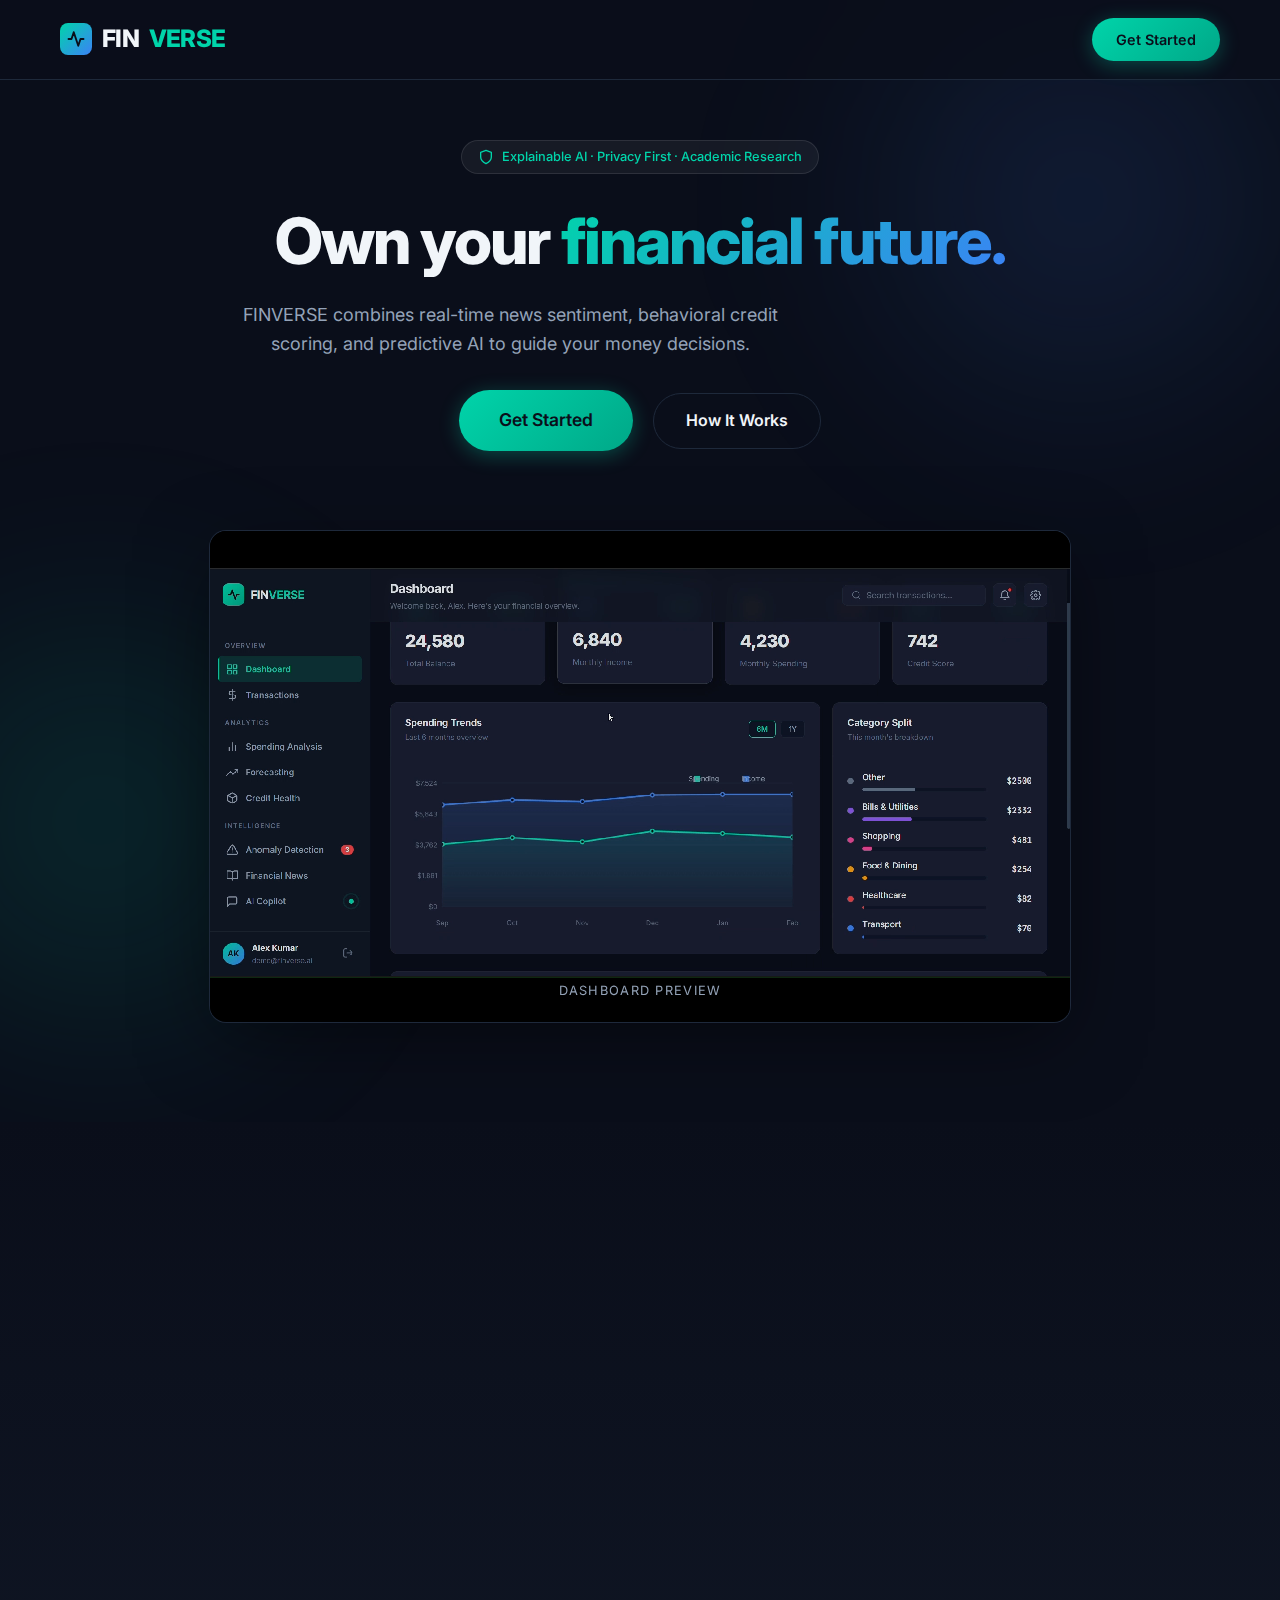
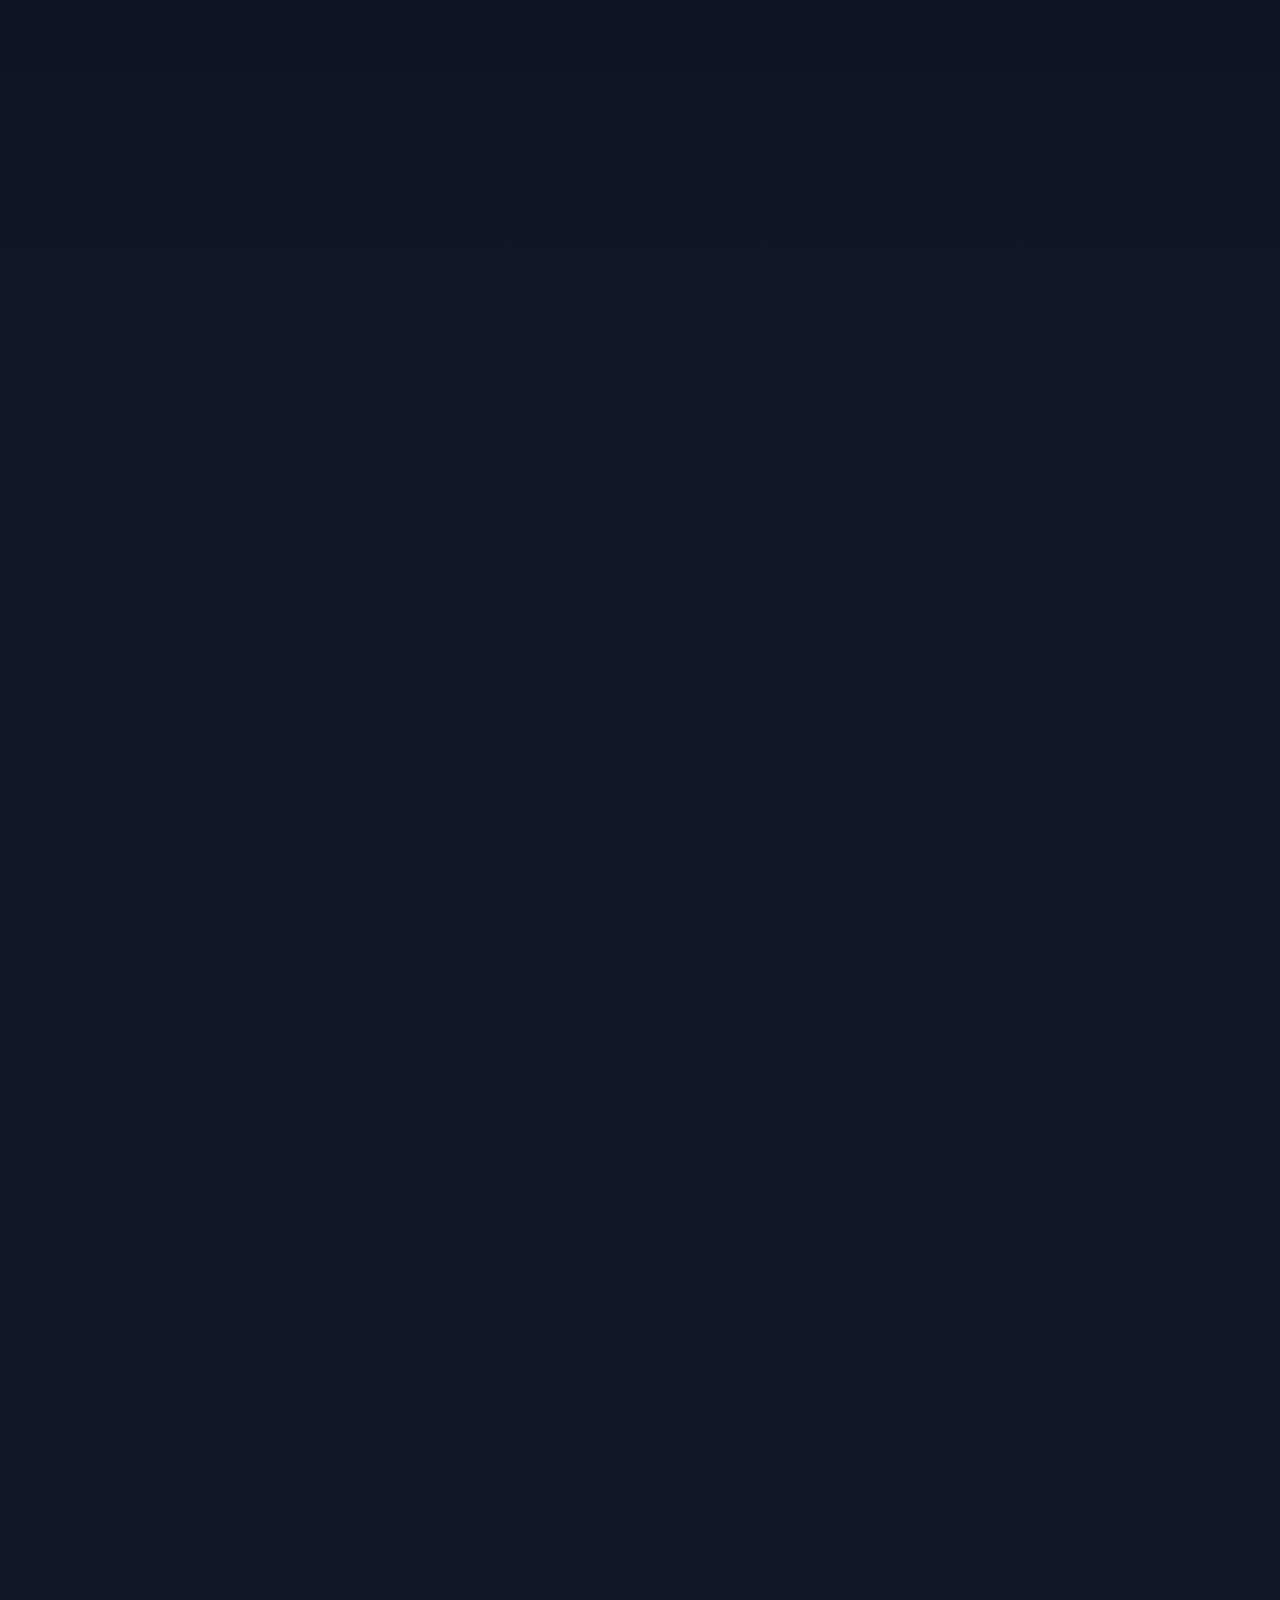
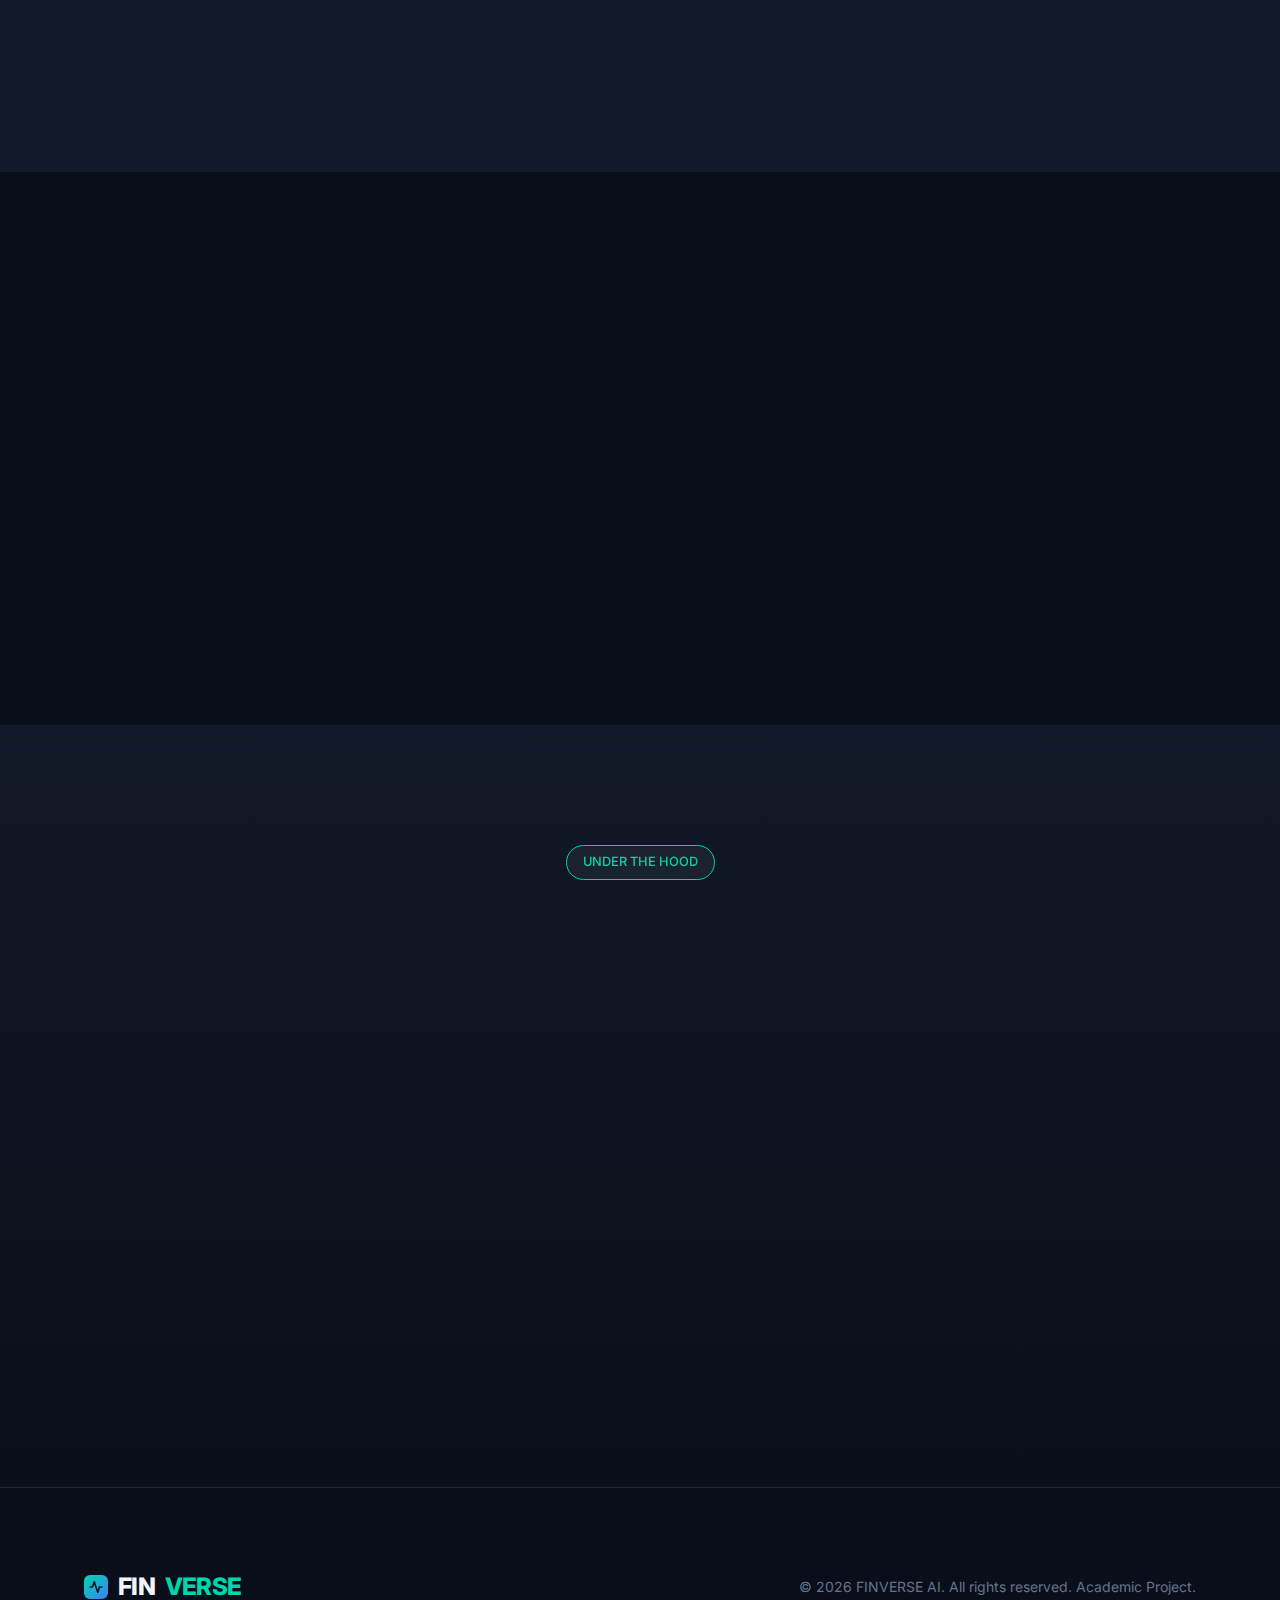
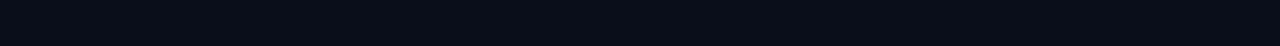
<file: index.html>
<!DOCTYPE html>
<html lang="en">

<head>
  <meta charset="UTF-8">
  <meta name="viewport" content="width=device-width, initial-scale=1.0">
  <title>FINVERSE - Own Your Financial Future</title>
  <meta name="description"
    content="AI-powered financial intelligence. Combine real-time news sentiment, behavioral credit scoring, and predictive AI to guide your money decisions.">
  <link rel="stylesheet" href="css/landing.css">
  <link rel="icon"
    href="data:image/svg+xml,<svg xmlns='http://www.w3.org/2000/svg' viewBox='0 0 100 100'><rect width='100' height='100' rx='20' fill='%2300d4aa'/><text x='50' y='68' text-anchor='middle' fill='%230a0e1a' font-family='sans-serif' font-size='55' font-weight='bold'>F</text></svg>">
</head>

<body>

  <!-- Header -->
  <header class="header" id="header">
    <div class="container nav">
      <a href="#" class="logo">
        <div class="logo-icon">
          <svg viewBox="0 0 24 24" fill="none" stroke="currentColor" stroke-width="2.5" stroke-linecap="round"
            stroke-linejoin="round">
            <polyline points="22 12 18 12 15 21 9 3 6 12 2 12"></polyline>
          </svg>
        </div>
        FIN<span style="color:var(--accent-primary)">VERSE</span>
      </a>
      <a href="app.html" class="btn btn-primary nav-cta">Get Started</a>
    </div>
  </header>

  <!-- Hero Section -->
  <section class="hero">
    <div class="hero-glow glow-1"></div>
    <div class="hero-glow glow-2"></div>

    <div class="container hero-content">
      <div class="trust-badge animate-on-scroll">
        <svg xmlns="http://www.w3.org/2000/svg" width="16" height="16" viewBox="0 0 24 24" fill="none"
          stroke="currentColor" stroke-width="2" stroke-linecap="round" stroke-linejoin="round">
          <path d="M12 22s8-4 8-10V5l-8-3-8 3v7c0 6 8 10 8 10z"></path>
        </svg>
        Explainable AI · Privacy First · Academic Research
      </div>

      <h1 class="h1 hero-headline animate-on-scroll delay-100">Own your <span class="gradient-text-accent">financial
          future.</span></h1>
      <p class="subhead animate-on-scroll delay-200">FINVERSE combines real-time news sentiment, behavioral credit
        scoring, and predictive AI to guide your money decisions.</p>

      <div class="animate-on-scroll delay-300" style="margin-top: 32px;">
        <a href="app.html" class="btn btn-primary" style="padding: 16px 40px; font-size: 1.1rem;">Get Started</a>
        <a href="#how-it-works" class="btn btn-outline" style="margin-left: 16px;">How It Works</a>
      </div>

      <!-- Abstract Visual (Dashboard Preview) -->
      <div class="hero-visual animate-on-scroll delay-300" style="padding: 0; overflow: hidden; background: #000;">
        <video autoplay loop muted playsinline style="width: 100%; height: 100%; object-fit: cover; opacity: 0.9;">
          <source src="assets/demo-video.mp4" type="video/mp4">
          Your browser does not support the video tag.
        </video>
        <div
          style="position:absolute; bottom:20px; width:100%; text-align:center; color:var(--text-secondary); font-size:0.8rem; letter-spacing:0.1em; z-index: 2;">
          DASHBOARD PREVIEW</div>
      </div>
    </div>
  </section>

  <!-- Value Proposition -->
  <section class="value-prop">
    <div class="container">
      <p class="text-sm animate-on-scroll"
        style="text-transform: uppercase; letter-spacing: 0.1em; color: var(--accent-primary); margin-bottom: 16px; font-weight: 700;">
        The Problem</p>
      <h2 class="h2 animate-on-scroll" style="max-width: 700px; margin: 0 auto; color: var(--text-secondary);">
        Fragmented news. Invisible credit. <span style="color:var(--text-primary)">Reactive fraud alerts.</span></h2>

      <div class="value-grid">
        <div class="animate-on-scroll" style="text-align: left;">
          <h2 class="h2" style="color: var(--text-primary); margin-bottom: 24px;">See the big picture.<br><span
              class="gradient-text-accent">Ask your copilot.</span></h2>
          <p style="color: var(--text-secondary); font-size: 1.1rem; line-height: 1.6;">Traditional banking apps show
            you what happened yesterday. FINVERSE uses advanced AI to show you what could happen tomorrow—and why.</p>
        </div>

        <div style="display: grid; grid-template-columns: 1fr 1fr; gap: 24px;">
          <div class="value-card animate-on-scroll delay-100">
            <h3>Proactive</h3>
            <p>Predicts cash flow issues before they happen.</p>
          </div>
          <div class="value-card animate-on-scroll delay-200">
            <h3>Explainable</h3>
            <p>Know exactly why your credit score changed.</p>
          </div>
          <div class="value-card animate-on-scroll delay-100">
            <h3>Holistic</h3>
            <p>Connects global news to your personal wallet.</p>
          </div>
          <div class="value-card animate-on-scroll delay-200">
            <h3>Private</h3>
            <p>Your data stays local. Academic-grade privacy.</p>
          </div>
        </div>
      </div>
    </div>
  </section>

  <!-- Feature Pillars -->
  <section class="features" id="features">
    <div class="container">
      <div style="text-align: center; margin-bottom: 80px;">
        <h2 class="h2 animate-on-scroll">Intelligence for every dollar.</h2>
      </div>

      <div class="feature-grid">
        <!-- News Sentiment -->
        <article class="feature-item animate-on-scroll">
          <div class="feature-icon">
            <svg viewBox="0 0 24 24" fill="none" stroke="currentColor" stroke-width="2" stroke-linecap="round"
              stroke-linejoin="round">
              <path d="M2 3h6a4 4 0 0 1 4 4v14a3 3 0 0 0-3-3H2z"></path>
              <path d="M22 3h-6a4 4 0 0 0-4 4v14a3 3 0 0 1 3-3h7z"></path>
            </svg>
          </div>
          <h3 class="h3">Understand the market.</h3>
          <p style="margin-top: 12px; color: var(--text-secondary);">See if news is good or bad for your portfolio. Get
            sentiment summaries, not headlines.</p>
        </article>

        <!-- Behavioral Credit -->
        <article class="feature-item animate-on-scroll delay-100">
          <div class="feature-icon">
            <svg viewBox="0 0 24 24" fill="none" stroke="currentColor" stroke-width="2" stroke-linecap="round"
              stroke-linejoin="round">
              <path d="M22 11.08V12a10 10 0 1 1-5.93-9.14"></path>
              <polyline points="22 4 12 14.01 9 11.01"></polyline>
            </svg>
          </div>
          <h3 class="h3">Build credit worthiness.</h3>
          <p style="margin-top: 12px; color: var(--text-secondary);">Turn daily spending habits into a dynamic credit
            score—beyond traditional bureaus.</p>
        </article>

        <!-- Fraud Detection -->
        <article class="feature-item animate-on-scroll">
          <div class="feature-icon">
            <svg viewBox="0 0 24 24" fill="none" stroke="currentColor" stroke-width="2" stroke-linecap="round"
              stroke-linejoin="round">
              <rect x="3" y="11" width="18" height="11" rx="2" ry="2"></rect>
              <path d="M7 11V7a5 5 0 0 1 10 0v4"></path>
            </svg>
          </div>
          <h3 class="h3">Stay protected, without judgment.</h3>
          <p style="margin-top: 12px; color: var(--text-secondary);">Gently flag unusual transactions based on your
            behavior, not rigid rules.</p>
        </article>

        <!-- Spending Forecast -->
        <article class="feature-item animate-on-scroll delay-100">
          <div class="feature-icon">
            <svg viewBox="0 0 24 24" fill="none" stroke="currentColor" stroke-width="2" stroke-linecap="round"
              stroke-linejoin="round">
              <polyline points="23 6 13.5 15.5 8.5 10.5 1 18"></polyline>
              <polyline points="17 6 23 6 23 12"></polyline>
            </svg>
          </div>
          <h3 class="h3">Predict your cash flow.</h3>
          <p style="margin-top: 12px; color: var(--text-secondary);">AI forecasts your spending next month, so you're
            never surprised.</p>
        </article>

        <!-- AI Copilot w/ Mock Chat -->
        <article class="feature-item copilot-card animate-on-scroll">
          <div style="color:white; z-index:2;">
            <div class="feature-icon"
              style="background: rgba(0, 212, 170, 0.2); color: var(--accent-primary); border-color:var(--accent-primary)">
              <svg viewBox="0 0 24 24" fill="none" stroke="currentColor" stroke-width="2" stroke-linecap="round"
                stroke-linejoin="round">
                <path d="M21 15a2 2 0 0 1-2 2H7l-4 4V5a2 2 0 0 1 2-2h14a2 2 0 0 1 2 2z"></path>
              </svg>
            </div>
            <h3 class="h3" style="color: white; margin-bottom:12px;">Ask "what if?" and understand why.</h3>
            <p style="color: var(--text-secondary); max-width: 500px;">Your copilot explains model predictions and helps
              you plan using natural language. No more black-box finance.</p>
            <a href="app.html" class="btn btn-primary" style="margin-top: 24px;">Try Copilot</a>
          </div>

          <div class="copilot-visual">
            <div class="chat-window">
              <div class="chat-msg user">How is my spending this month?</div>
              <div class="chat-msg ai">You've spent <strong>$1,240</strong>, which is 15% less than your 3-month
                average. Good job! 🎉</div>
              <div class="chat-msg user" style="animation-delay: 1s; opacity:0; animation: fadeInUp 0.5s forwards 1s;">
                Any unusual charges?</div>
              <div class="chat-msg ai" style="animation-delay: 2s; opacity:0; animation: fadeInUp 0.5s forwards 2s;">
                <span class="typing-dot"></span><span class="typing-dot"></span><span class="typing-dot"></span>
              </div>
            </div>
          </div>
        </article>
      </div>
    </div>
  </section>

  <!-- Social Proof -->
  <section class="social-proof">
    <div class="container">
      <h2 class="h2 animate-on-scroll">Trusted by Research</h2>

      <div class="testimonials">
        <div class="testimonial-card animate-on-scroll delay-100">
          <p class="quote">"FINVERSE helped me visualize how a market drop impacts my spending—not just the indices."
          </p>
          <div class="author">
            <div class="author-avatar"></div>
            <div class="author-info">
              <div>Grad Student, Finance</div>
              <div>Design Partner</div>
            </div>
          </div>
        </div>

        <div class="testimonial-card animate-on-scroll delay-200">
          <p class="quote">"The alternative credit score gave me a way to prove creditworthiness beyond my short credit
            history."</p>
          <div class="author">
            <div class="author-avatar" style="background: linear-gradient(135deg, #06b6d4, #3b82f6);"></div>
            <div class="author-info">
              <div>Young Professional</div>
              <div>Early Access User</div>
            </div>
          </div>
        </div>
      </div>
    </div>
  </section>

  <!-- How It Works (Technical Transparency) -->
  <section class="how-it-works" id="how-it-works">
    <div class="container">
      <div style="text-align: center;">
        <span class="trust-badge" style="border-color:var(--accent-primary); color:var(--accent-primary);">UNDER THE
          HOOD</span>
        <h2 class="h2 animate-on-scroll" style="margin-top:20px;">Built on Explainable AI</h2>
      </div>

      <div class="how-grid">
        <div class="how-card animate-on-scroll">
          <span class="how-label">FINVERSE NLP</span>
          <h3>How We Trained FinBERT for Financial Sentiment</h3>
          <p>Using transformer models to decode market language with higher accuracy than generic sentiment tools.</p>
        </div>

        <div class="how-card animate-on-scroll delay-100">
          <span class="how-label">Isolation Forest</span>
          <h3>Why Isolation Forest is Ideal for Personalized Fraud Detection</h3>
          <p>An unsupervised learning approach that adapts to your unique spending baseline over time.</p>
        </div>

        <div class="how-card animate-on-scroll delay-200">
          <span class="how-label">RAG Architecture</span>
          <h3>Building an LLM Copilot That Explains, Not Predicts</h3>
          <p>We ground our AI responses in your actual data to prevent hallucinations and ensure relevance.</p>
        </div>
      </div>
    </div>
  </section>

  <!-- Footer -->
  <footer class="footer">
    <div class="container footer-content">
      <div class="logo">
        <div class="logo-icon" style="width:24px; height:24px; border-radius:6px;">
          <svg viewBox="0 0 24 24" fill="none" stroke="currentColor" stroke-width="2.5" stroke-linecap="round"
            stroke-linejoin="round" style="width:14px; height:14px;">
            <polyline points="22 12 18 12 15 21 9 3 6 12 2 12"></polyline>
          </svg>
        </div>
        FIN<span style="color:var(--accent-primary)">VERSE</span>
      </div>
      <div class="copyright">
        &copy; 2026 FINVERSE AI. All rights reserved. Academic Project.
      </div>
    </div>
  </footer>

  <!-- Scroll Animation Script -->
  <script>
    document.addEventListener('DOMContentLoaded', () => {
      // Header scroll effect
      const header = document.getElementById('header');
      window.addEventListener('scroll', () => {
        if (window.scrollY > 50) {
          header.classList.add('scrolled');
        } else {
          header.classList.remove('scrolled');
        }
      });

      // Intersection Observer for scroll animations
      const observerOptions = {
        root: null,
        rootMargin: '0px',
        threshold: 0.1
      };

      const observer = new IntersectionObserver((entries, observer) => {
        entries.forEach(entry => {
          if (entry.isIntersecting) {
            entry.target.classList.add('visible');
            // Optional: Stop observing once visible to run only once
            observer.unobserve(entry.target);
          }
        });
      }, observerOptions);

      document.querySelectorAll('.animate-on-scroll').forEach((el) => {
        observer.observe(el);
      });
    });
  </script>

</body>

</html>
</file>
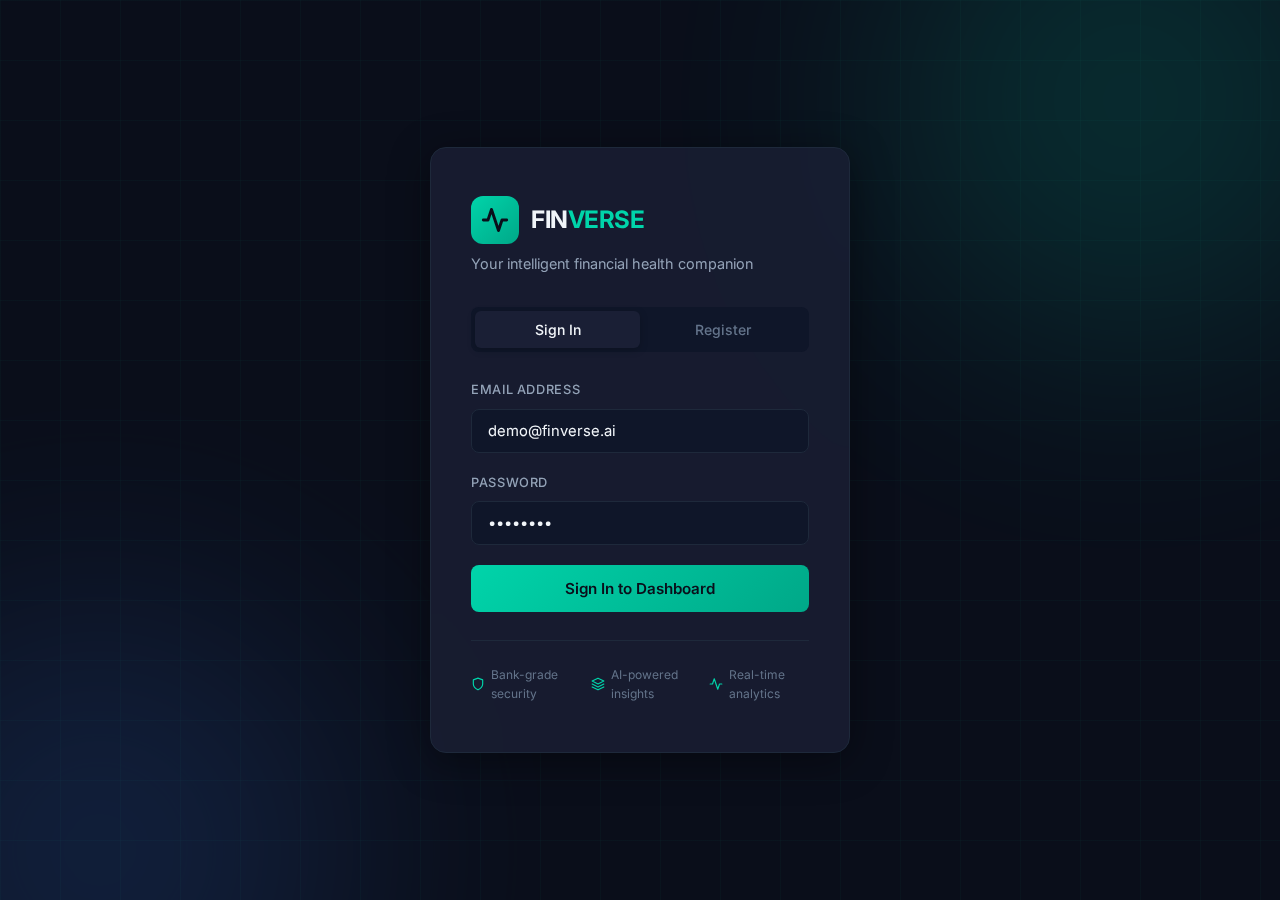
<file: app.html>
<!DOCTYPE html>
<html lang="en">

<head>
  <meta charset="UTF-8">
  <meta name="viewport" content="width=device-width, initial-scale=1.0">
  <title>FINVERSE - Intelligent Financial Dashboard</title>
  <meta name="description"
    content="AI-powered financial health analytics, credit scoring, anomaly detection, and personalized guidance.">
  <meta name="theme-color" content="#0a0e1a">
  <link rel="stylesheet" href="css/styles.css">
  <link rel="icon"
    href="data:image/svg+xml,<svg xmlns='http://www.w3.org/2000/svg' viewBox='0 0 100 100'><rect width='100' height='100' rx='20' fill='%2300d4aa'/><text x='50' y='68' text-anchor='middle' fill='%230a0e1a' font-family='sans-serif' font-size='55' font-weight='bold'>F</text></svg>">
</head>

<body>

  <!-- ======== LOGIN SCREEN ======== -->
  <div class="login-screen" id="loginScreen">
    <div class="login-bg-grid"></div>
    <div class="login-glow-orb login-glow-orb-1"></div>
    <div class="login-glow-orb login-glow-orb-2"></div>

    <div class="login-container">
      <div class="login-card">
        <div class="login-logo">
          <div class="login-logo-icon">
            <svg viewBox="0 0 24 24" fill="none" stroke="currentColor" stroke-width="2.5" stroke-linecap="round"
              stroke-linejoin="round">
              <polyline points="22 12 18 12 15 21 9 3 6 12 2 12"></polyline>
            </svg>
          </div>
          <h1>FIN<span>VERSE</span></h1>
        </div>
        <p class="login-subtitle">Your intelligent financial health companion</p>

        <div class="login-tabs">
          <button class="login-tab active" data-tab="login" onclick="switchLoginTab('login')">Sign In</button>
          <button class="login-tab" data-tab="register" onclick="switchLoginTab('register')">Register</button>
        </div>

        <!-- Login Form -->
        <form id="loginForm" onsubmit="handleLogin(event)">
          <div class="form-group">
            <label for="loginEmail">Email Address</label>
            <input type="email" id="loginEmail" class="form-input" placeholder="name@company.com"
              value="demo@finverse.ai">
          </div>
          <div class="form-group">
            <label for="loginPassword">Password</label>
            <input type="password" id="loginPassword" class="form-input" placeholder="Enter your password"
              value="demo1234">
          </div>
          <button type="submit" class="btn-primary">Sign In to Dashboard</button>
        </form>

        <!-- Register Form -->
        <form id="registerForm" style="display:none" onsubmit="handleLogin(event)">
          <div class="form-group">
            <label for="regName">Full Name</label>
            <input type="text" id="regName" class="form-input" placeholder="John Doe">
          </div>
          <div class="form-group">
            <label for="regEmail">Email Address</label>
            <input type="email" id="regEmail" class="form-input" placeholder="name@company.com">
          </div>
          <div class="form-group">
            <label for="regPassword">Password</label>
            <input type="password" id="regPassword" class="form-input" placeholder="Create a strong password">
          </div>
          <button type="submit" class="btn-primary">Create Account</button>
        </form>

        <div class="login-features">
          <div class="login-feature">
            <svg viewBox="0 0 24 24" fill="none" stroke="currentColor" stroke-width="2" stroke-linecap="round"
              stroke-linejoin="round">
              <path d="M12 22s8-4 8-10V5l-8-3-8 3v7c0 6 8 10 8 10z"></path>
            </svg>
            Bank-grade security
          </div>
          <div class="login-feature">
            <svg viewBox="0 0 24 24" fill="none" stroke="currentColor" stroke-width="2" stroke-linecap="round"
              stroke-linejoin="round">
              <path d="M12 2L2 7l10 5 10-5-10-5zM2 17l10 5 10-5M2 12l10 5 10-5"></path>
            </svg>
            AI-powered insights
          </div>
          <div class="login-feature">
            <svg viewBox="0 0 24 24" fill="none" stroke="currentColor" stroke-width="2" stroke-linecap="round"
              stroke-linejoin="round">
              <polyline points="22 12 18 12 15 21 9 3 6 12 2 12"></polyline>
            </svg>
            Real-time analytics
          </div>
        </div>
      </div>
    </div>
  </div>

  <!-- ======== APP LAYOUT ======== -->
  <div class="app-layout" id="appLayout">

    <!-- Sidebar Overlay (mobile) -->
    <div class="sidebar-overlay" id="sidebarOverlay" onclick="toggleSidebar()"></div>

    <!-- Sidebar -->
    <aside class="sidebar" id="sidebar">
      <div class="sidebar-header">
        <div class="sidebar-logo">
          <div class="sidebar-logo-icon">
            <svg viewBox="0 0 24 24" fill="none" stroke="currentColor" stroke-width="2.5" stroke-linecap="round"
              stroke-linejoin="round">
              <polyline points="22 12 18 12 15 21 9 3 6 12 2 12"></polyline>
            </svg>
          </div>
          <h2>FIN<span>VERSE</span></h2>
        </div>
      </div>

      <nav class="sidebar-nav">
        <div class="nav-section-label">Overview</div>
        <button class="nav-item active" data-page="dashboard" onclick="navigateTo('dashboard')">
          <svg viewBox="0 0 24 24" fill="none" stroke="currentColor" stroke-width="2" stroke-linecap="round"
            stroke-linejoin="round">
            <rect x="3" y="3" width="7" height="7"></rect>
            <rect x="14" y="3" width="7" height="7"></rect>
            <rect x="14" y="14" width="7" height="7"></rect>
            <rect x="3" y="14" width="7" height="7"></rect>
          </svg>
          Dashboard
        </button>
        <button class="nav-item" data-page="transactions" onclick="navigateTo('transactions')">
          <svg viewBox="0 0 24 24" fill="none" stroke="currentColor" stroke-width="2" stroke-linecap="round"
            stroke-linejoin="round">
            <line x1="12" y1="1" x2="12" y2="23"></line>
            <path d="M17 5H9.5a3.5 3.5 0 0 0 0 7h5a3.5 3.5 0 0 1 0 7H6"></path>
          </svg>
          Transactions
        </button>

        <div class="nav-section-label">Analytics</div>
        <button class="nav-item" data-page="spending" onclick="navigateTo('spending')">
          <svg viewBox="0 0 24 24" fill="none" stroke="currentColor" stroke-width="2" stroke-linecap="round"
            stroke-linejoin="round">
            <line x1="18" y1="20" x2="18" y2="10"></line>
            <line x1="12" y1="20" x2="12" y2="4"></line>
            <line x1="6" y1="20" x2="6" y2="14"></line>
          </svg>
          Spending Analysis
        </button>
        <button class="nav-item" data-page="forecast" onclick="navigateTo('forecast')">
          <svg viewBox="0 0 24 24" fill="none" stroke="currentColor" stroke-width="2" stroke-linecap="round"
            stroke-linejoin="round">
            <polyline points="23 6 13.5 15.5 8.5 10.5 1 18"></polyline>
            <polyline points="17 6 23 6 23 12"></polyline>
          </svg>
          Forecasting
        </button>
        <button class="nav-item" data-page="credit" onclick="navigateTo('credit')">
          <svg viewBox="0 0 24 24" fill="none" stroke="currentColor" stroke-width="2" stroke-linecap="round"
            stroke-linejoin="round">
            <path
              d="M21 16V8a2 2 0 0 0-1-1.73l-7-4a2 2 0 0 0-2 0l-7 4A2 2 0 0 0 3 8v8a2 2 0 0 0 1 1.73l7 4a2 2 0 0 0 2 0l7-4A2 2 0 0 0 21 16z">
            </path>
            <polyline points="3.27 6.96 12 12.01 20.73 6.96"></polyline>
            <line x1="12" y1="22.08" x2="12" y2="12"></line>
          </svg>
          Credit Health
        </button>

        <div class="nav-section-label">Intelligence</div>
        <button class="nav-item" data-page="anomaly" onclick="navigateTo('anomaly')">
          <svg viewBox="0 0 24 24" fill="none" stroke="currentColor" stroke-width="2" stroke-linecap="round"
            stroke-linejoin="round">
            <path d="M10.29 3.86L1.82 18a2 2 0 0 0 1.71 3h16.94a2 2 0 0 0 1.71-3L13.71 3.86a2 2 0 0 0-3.42 0z"></path>
            <line x1="12" y1="9" x2="12" y2="13"></line>
            <line x1="12" y1="17" x2="12.01" y2="17"></line>
          </svg>
          Anomaly Detection
          <span class="badge">3</span>
        </button>
        <button class="nav-item" data-page="news" onclick="navigateTo('news')">
          <svg viewBox="0 0 24 24" fill="none" stroke="currentColor" stroke-width="2" stroke-linecap="round"
            stroke-linejoin="round">
            <path d="M2 3h6a4 4 0 0 1 4 4v14a3 3 0 0 0-3-3H2z"></path>
            <path d="M22 3h-6a4 4 0 0 0-4 4v14a3 3 0 0 1 3-3h7z"></path>
          </svg>
          Financial News
        </button>
        <button class="nav-item" data-page="copilot" onclick="navigateTo('copilot')">
          <svg viewBox="0 0 24 24" fill="none" stroke="currentColor" stroke-width="2" stroke-linecap="round"
            stroke-linejoin="round">
            <path d="M21 15a2 2 0 0 1-2 2H7l-4 4V5a2 2 0 0 1 2-2h14a2 2 0 0 1 2 2z"></path>
          </svg>
          AI Copilot
          <span class="pulse-dot" style="margin-left:auto"></span>
        </button>
      </nav>

      <div class="sidebar-user">
        <div class="sidebar-user-avatar">AK</div>
        <div class="sidebar-user-info">
          <div class="sidebar-user-name">Alex Kumar</div>
          <div class="sidebar-user-email">demo@finverse.ai</div>
        </div>
        <button class="sidebar-logout" onclick="handleLogout()" title="Sign out">
          <svg viewBox="0 0 24 24" width="18" height="18" fill="none" stroke="currentColor" stroke-width="2"
            stroke-linecap="round" stroke-linejoin="round">
            <path d="M9 21H5a2 2 0 0 1-2-2V5a2 2 0 0 1 2-2h4"></path>
            <polyline points="16 17 21 12 16 7"></polyline>
            <line x1="21" y1="12" x2="9" y2="12"></line>
          </svg>
        </button>
      </div>
    </aside>

    <!-- Main -->
    <main class="main-content">
      <!-- Top Bar -->
      <header class="topbar">
        <div class="topbar-left">
          <button class="mobile-toggle" onclick="toggleSidebar()">
            <svg viewBox="0 0 24 24" width="24" height="24" fill="none" stroke="currentColor" stroke-width="2"
              stroke-linecap="round" stroke-linejoin="round">
              <line x1="3" y1="12" x2="21" y2="12"></line>
              <line x1="3" y1="6" x2="21" y2="6"></line>
              <line x1="3" y1="18" x2="21" y2="18"></line>
            </svg>
          </button>
          <div class="topbar-title">
            <h1 id="pageTitle">Dashboard</h1>
            <p id="pageSubtitle">Welcome back, Alex. Here's your financial overview.</p>
          </div>
        </div>
        <div class="topbar-right">
          <div class="topbar-search">
            <svg viewBox="0 0 24 24" fill="none" stroke="currentColor" stroke-width="2" stroke-linecap="round"
              stroke-linejoin="round">
              <circle cx="11" cy="11" r="8"></circle>
              <line x1="21" y1="21" x2="16.65" y2="16.65"></line>
            </svg>
            <input type="text" placeholder="Search transactions...">
          </div>
          <button class="topbar-icon-btn">
            <svg viewBox="0 0 24 24" fill="none" stroke="currentColor" stroke-width="2" stroke-linecap="round"
              stroke-linejoin="round">
              <path d="M18 8A6 6 0 0 0 6 8c0 7-3 9-3 9h18s-3-2-3-9"></path>
              <path d="M13.73 21a2 2 0 0 1-3.46 0"></path>
            </svg>
            <span class="notification-dot"></span>
          </button>
          <button class="topbar-icon-btn">
            <svg viewBox="0 0 24 24" fill="none" stroke="currentColor" stroke-width="2" stroke-linecap="round"
              stroke-linejoin="round">
              <circle cx="12" cy="12" r="3"></circle>
              <path
                d="M19.4 15a1.65 1.65 0 0 0 .33 1.82l.06.06a2 2 0 0 1 0 2.83 2 2 0 0 1-2.83 0l-.06-.06a1.65 1.65 0 0 0-1.82-.33 1.65 1.65 0 0 0-1 1.51V21a2 2 0 0 1-2 2 2 2 0 0 1-2-2v-.09A1.65 1.65 0 0 0 9 19.4a1.65 1.65 0 0 0-1.82.33l-.06.06a2 2 0 0 1-2.83 0 2 2 0 0 1 0-2.83l.06-.06A1.65 1.65 0 0 0 4.68 15a1.65 1.65 0 0 0-1.51-1H3a2 2 0 0 1-2-2 2 2 0 0 1 2-2h.09A1.65 1.65 0 0 0 4.6 9a1.65 1.65 0 0 0-.33-1.82l-.06-.06a2 2 0 0 1 0-2.83 2 2 0 0 1 2.83 0l.06.06A1.65 1.65 0 0 0 9 4.68a1.65 1.65 0 0 0 1-1.51V3a2 2 0 0 1 2-2 2 2 0 0 1 2 2v.09a1.65 1.65 0 0 0 1 1.51 1.65 1.65 0 0 0 1.82-.33l.06-.06a2 2 0 0 1 2.83 0 2 2 0 0 1 0 2.83l-.06.06a1.65 1.65 0 0 0-.33 1.82V9a1.65 1.65 0 0 0 1.51 1H21a2 2 0 0 1 2 2 2 2 0 0 1-2 2h-.09a1.65 1.65 0 0 0-1.51 1z">
              </path>
            </svg>
          </button>
        </div>
      </header>

      <!-- Page Content Area -->
      <div class="page-content">

        <!-- ====== DASHBOARD PAGE ====== -->
        <section class="page-section active" id="page-dashboard">
          <div class="stats-grid">
            <div class="stat-card">
              <div class="stat-card-header">
                <div class="stat-card-icon teal">
                  <svg viewBox="0 0 24 24" fill="none" stroke="currentColor" stroke-width="2" stroke-linecap="round"
                    stroke-linejoin="round">
                    <line x1="12" y1="1" x2="12" y2="23"></line>
                    <path d="M17 5H9.5a3.5 3.5 0 0 0 0 7h5a3.5 3.5 0 0 1 0 7H6"></path>
                  </svg>
                </div>
                <span class="stat-card-change up">+12.5%</span>
              </div>
              <div class="stat-card-value" id="totalBalance">$24,580</div>
              <div class="stat-card-label">Total Balance</div>
            </div>
            <div class="stat-card">
              <div class="stat-card-header">
                <div class="stat-card-icon blue">
                  <svg viewBox="0 0 24 24" fill="none" stroke="currentColor" stroke-width="2" stroke-linecap="round"
                    stroke-linejoin="round">
                    <polyline points="23 6 13.5 15.5 8.5 10.5 1 18"></polyline>
                    <polyline points="17 6 23 6 23 12"></polyline>
                  </svg>
                </div>
                <span class="stat-card-change up">+8.2%</span>
              </div>
              <div class="stat-card-value" id="monthlyIncome">$6,840</div>
              <div class="stat-card-label">Monthly Income</div>
            </div>
            <div class="stat-card">
              <div class="stat-card-header">
                <div class="stat-card-icon orange">
                  <svg viewBox="0 0 24 24" fill="none" stroke="currentColor" stroke-width="2" stroke-linecap="round"
                    stroke-linejoin="round">
                    <circle cx="12" cy="12" r="10"></circle>
                    <line x1="12" y1="8" x2="12" y2="12"></line>
                    <line x1="12" y1="16" x2="12.01" y2="16"></line>
                  </svg>
                </div>
                <span class="stat-card-change down">-3.1%</span>
              </div>
              <div class="stat-card-value" id="monthlySpending">$4,230</div>
              <div class="stat-card-label">Monthly Spending</div>
            </div>
            <div class="stat-card">
              <div class="stat-card-header">
                <div class="stat-card-icon green">
                  <svg viewBox="0 0 24 24" fill="none" stroke="currentColor" stroke-width="2" stroke-linecap="round"
                    stroke-linejoin="round">
                    <path
                      d="M21 16V8a2 2 0 0 0-1-1.73l-7-4a2 2 0 0 0-2 0l-7 4A2 2 0 0 0 3 8v8a2 2 0 0 0 1 1.73l7 4a2 2 0 0 0 2 0l7-4A2 2 0 0 0 21 16z">
                    </path>
                  </svg>
                </div>
                <span class="stat-card-change up">+15pts</span>
              </div>
              <div class="stat-card-value" id="creditScoreDashboard">742</div>
              <div class="stat-card-label">Credit Score</div>
            </div>
          </div>

          <div class="content-grid three-col">
            <div class="card">
              <div class="card-header">
                <div>
                  <div class="card-title">Spending Trends</div>
                  <div class="card-subtitle">Last 6 months overview</div>
                </div>
                <div class="card-actions">
                  <button class="card-action-btn active">6M</button>
                  <button class="card-action-btn">1Y</button>
                </div>
              </div>
              <div class="card-body">
                <div class="chart-container">
                  <canvas id="spendingTrendChart"></canvas>
                </div>
              </div>
            </div>
            <div class="card">
              <div class="card-header">
                <div>
                  <div class="card-title">Category Split</div>
                  <div class="card-subtitle">This month's breakdown</div>
                </div>
              </div>
              <div class="card-body">
                <div class="category-list" id="categoryList">
                  <!-- Populated by JS -->
                </div>
              </div>
            </div>
          </div>

          <div class="card">
            <div class="card-header">
              <div>
                <div class="card-title">Recent Transactions</div>
                <div class="card-subtitle">Latest financial activity</div>
              </div>
              <div class="card-actions">
                <button class="card-action-btn" onclick="navigateTo('transactions')">View All</button>
              </div>
            </div>
            <div class="card-body" style="padding:0">
              <div class="table-container">
                <table class="data-table">
                  <thead>
                    <tr>
                      <th>Date</th>
                      <th>Description</th>
                      <th>Category</th>
                      <th>Amount</th>
                      <th>Status</th>
                    </tr>
                  </thead>
                  <tbody id="dashboardTransactions">
                    <!-- Populated by JS -->
                  </tbody>
                </table>
              </div>
            </div>
          </div>
        </section>

        <!-- ====== TRANSACTIONS PAGE ====== -->
        <section class="page-section" id="page-transactions">
          <div class="transaction-form-card">
            <h3 style="font-size:1rem;font-weight:600;margin-bottom:20px;">Add New Transaction</h3>
            <form onsubmit="addTransaction(event)">
              <div class="form-row">
                <div class="form-group">
                  <label>Date</label>
                  <input type="date" class="form-input" id="txnDate" required>
                </div>
                <div class="form-group">
                  <label>Description</label>
                  <input type="text" class="form-input" id="txnDesc" placeholder="e.g., Grocery Store" required>
                </div>
                <div class="form-group">
                  <label>Category</label>
                  <select class="form-select" id="txnCategory">
                    <option value="food">Food & Dining</option>
                    <option value="transport">Transport</option>
                    <option value="shopping">Shopping</option>
                    <option value="bills">Bills & Utilities</option>
                    <option value="health">Healthcare</option>
                    <option value="entertainment">Entertainment</option>
                    <option value="income">Income</option>
                    <option value="other">Other</option>
                  </select>
                </div>
                <div class="form-group">
                  <label>Amount ($)</label>
                  <input type="number" class="form-input" id="txnAmount" placeholder="0.00" step="0.01" required>
                </div>
              </div>
              <div class="form-actions">
                <button type="submit" class="btn-accent">Add Transaction</button>
                <button type="button" class="btn-secondary" onclick="generateDemoData()">Generate Demo Data</button>
              </div>
            </form>
          </div>

          <div class="upload-area" onclick="document.getElementById('csvUpload').click()">
            <svg viewBox="0 0 24 24" fill="none" stroke="currentColor" stroke-width="1.5" stroke-linecap="round"
              stroke-linejoin="round">
              <path d="M21 15v4a2 2 0 0 1-2 2H5a2 2 0 0 1-2-2v-4"></path>
              <polyline points="17 8 12 3 7 8"></polyline>
              <line x1="12" y1="3" x2="12" y2="15"></line>
            </svg>
            <p>Drag & drop your bank CSV here, or <span>browse files</span></p>
            <input type="file" id="csvUpload" accept=".csv" style="display:none" onchange="handleCSVUpload(event)">
          </div>

          <div class="card">
            <div class="card-header">
              <div>
                <div class="card-title">All Transactions</div>
                <div class="card-subtitle" id="txnCount">0 transactions</div>
              </div>
              <div class="card-actions">
                <button class="card-action-btn active" onclick="filterTransactions('all')">All</button>
                <button class="card-action-btn" onclick="filterTransactions('debit')">Expenses</button>
                <button class="card-action-btn" onclick="filterTransactions('credit')">Income</button>
              </div>
            </div>
            <div class="card-body" style="padding:0">
              <div class="table-container">
                <table class="data-table">
                  <thead>
                    <tr>
                      <th>Date</th>
                      <th>Description</th>
                      <th>Category</th>
                      <th>Amount</th>
                      <th>Type</th>
                    </tr>
                  </thead>
                  <tbody id="allTransactions">
                    <!-- Populated by JS -->
                  </tbody>
                </table>
              </div>
            </div>
          </div>
        </section>

        <!-- ====== SPENDING ANALYSIS PAGE ====== -->
        <section class="page-section" id="page-spending">
          <div class="stats-grid">
            <div class="stat-card">
              <div class="stat-card-header">
                <div class="stat-card-icon orange">
                  <svg viewBox="0 0 24 24" fill="none" stroke="currentColor" stroke-width="2" stroke-linecap="round"
                    stroke-linejoin="round">
                    <line x1="18" y1="20" x2="18" y2="10"></line>
                    <line x1="12" y1="20" x2="12" y2="4"></line>
                    <line x1="6" y1="20" x2="6" y2="14"></line>
                  </svg>
                </div>
                <span class="stat-card-change down">-5.2%</span>
              </div>
              <div class="stat-card-value">$4,230</div>
              <div class="stat-card-label">This Month</div>
            </div>
            <div class="stat-card">
              <div class="stat-card-header">
                <div class="stat-card-icon blue">
                  <svg viewBox="0 0 24 24" fill="none" stroke="currentColor" stroke-width="2" stroke-linecap="round"
                    stroke-linejoin="round">
                    <polyline points="22 12 18 12 15 21 9 3 6 12 2 12"></polyline>
                  </svg>
                </div>
              </div>
              <div class="stat-card-value">$4,460</div>
              <div class="stat-card-label">Monthly Average</div>
            </div>
            <div class="stat-card">
              <div class="stat-card-header">
                <div class="stat-card-icon green">
                  <svg viewBox="0 0 24 24" fill="none" stroke="currentColor" stroke-width="2" stroke-linecap="round"
                    stroke-linejoin="round">
                    <path d="M22 11.08V12a10 10 0 1 1-5.93-9.14"></path>
                    <polyline points="22 4 12 14.01 9 11.01"></polyline>
                  </svg>
                </div>
              </div>
              <div class="stat-card-value">$2,610</div>
              <div class="stat-card-label">Savings This Month</div>
            </div>
            <div class="stat-card">
              <div class="stat-card-header">
                <div class="stat-card-icon red">
                  <svg viewBox="0 0 24 24" fill="none" stroke="currentColor" stroke-width="2" stroke-linecap="round"
                    stroke-linejoin="round">
                    <path d="M10.29 3.86L1.82 18a2 2 0 0 0 1.71 3h16.94a2 2 0 0 0 1.71-3L13.71 3.86a2 2 0 0 0-3.42 0z">
                    </path>
                    <line x1="12" y1="9" x2="12" y2="13"></line>
                    <line x1="12" y1="17" x2="12.01" y2="17"></line>
                  </svg>
                </div>
              </div>
              <div class="stat-card-value">2</div>
              <div class="stat-card-label">Overspend Alerts</div>
            </div>
          </div>

          <div class="content-grid">
            <div class="card">
              <div class="card-header">
                <div>
                  <div class="card-title">Monthly Spending</div>
                  <div class="card-subtitle">Category-wise breakdown per month</div>
                </div>
              </div>
              <div class="card-body">
                <div class="chart-container">
                  <canvas id="monthlySpendChart"></canvas>
                </div>
              </div>
            </div>
            <div class="card">
              <div class="card-header">
                <div>
                  <div class="card-title">Spending by Category</div>
                  <div class="card-subtitle">Current month allocation</div>
                </div>
              </div>
              <div class="card-body">
                <div class="chart-container">
                  <canvas id="categoryPieChart"></canvas>
                </div>
              </div>
            </div>
          </div>

          <div class="card">
            <div class="card-header">
              <div>
                <div class="card-title">Lifestyle Pattern Analysis</div>
                <div class="card-subtitle">AI-detected spending behaviors and habits</div>
              </div>
            </div>
            <div class="card-body">
              <div id="lifestylePatterns">
                <!-- Populated by JS -->
              </div>
            </div>
          </div>
        </section>

        <!-- ====== FORECASTING PAGE ====== -->
        <section class="page-section" id="page-forecast">
          <div class="forecast-summary">
            <div class="forecast-item">
              <div class="forecast-item-label">Predicted Next Month</div>
              <div class="forecast-item-value" style="color:var(--accent)">$4,520</div>
              <div class="forecast-item-change" style="color:var(--danger)">+6.8% vs current</div>
            </div>
            <div class="forecast-item">
              <div class="forecast-item-label">Highest Category</div>
              <div class="forecast-item-value">$1,340</div>
              <div class="forecast-item-change" style="color:var(--text-muted)">Housing & Bills</div>
            </div>
            <div class="forecast-item">
              <div class="forecast-item-label">Savings Forecast</div>
              <div class="forecast-item-value" style="color:var(--success)">$2,320</div>
              <div class="forecast-item-change" style="color:var(--success)">On track</div>
            </div>
          </div>

          <div class="content-grid">
            <div class="card full-width">
              <div class="card-header">
                <div>
                  <div class="card-title">Spending Forecast (ML Prediction)</div>
                  <div class="card-subtitle">Historical + predicted spending with confidence interval</div>
                </div>
                <div class="card-actions">
                  <button class="card-action-btn active">3M</button>
                  <button class="card-action-btn">6M</button>
                </div>
              </div>
              <div class="card-body">
                <div class="chart-container" style="height:300px">
                  <canvas id="forecastChart"></canvas>
                </div>
              </div>
            </div>
          </div>

          <div class="content-grid">
            <div class="card">
              <div class="card-header">
                <div>
                  <div class="card-title">Category-Level Forecast</div>
                  <div class="card-subtitle">Predicted expenses by category</div>
                </div>
              </div>
              <div class="card-body">
                <div id="categoryForecast">
                  <!-- Populated by JS -->
                </div>
              </div>
            </div>
            <div class="card">
              <div class="card-header">
                <div>
                  <div class="card-title">Budget Recommendations</div>
                  <div class="card-subtitle">AI-suggested budget adjustments</div>
                </div>
              </div>
              <div class="card-body">
                <div id="budgetRecs">
                  <!-- Populated by JS -->
                </div>
              </div>
            </div>
          </div>
        </section>

        <!-- ====== CREDIT HEALTH PAGE ====== -->
        <section class="page-section" id="page-credit">
          <div class="content-grid">
            <div class="card">
              <div class="card-header">
                <div>
                  <div class="card-title">Alternative Credit Score</div>
                  <div class="card-subtitle">Behavior-based credit assessment</div>
                </div>
              </div>
              <div class="card-body">
                <div class="credit-score-display">
                  <div class="credit-ring">
                    <svg viewBox="0 0 200 200">
                      <circle class="credit-ring-bg" cx="100" cy="100" r="85"></circle>
                      <circle class="credit-ring-fill" id="creditRingFill" cx="100" cy="100" r="85"
                        stroke-dasharray="534" stroke-dashoffset="534"></circle>
                    </svg>
                    <div class="credit-ring-center">
                      <div class="credit-score-value" id="creditScoreValue">0</div>
                      <div class="credit-score-label">out of 900</div>
                      <div class="credit-score-rating good" id="creditRating">Good</div>
                    </div>
                  </div>
                </div>
                <div class="credit-factors" id="creditFactors">
                  <!-- Populated by JS -->
                </div>
              </div>
            </div>
            <div class="card">
              <div class="card-header">
                <div>
                  <div class="card-title">Credit Score Trend</div>
                  <div class="card-subtitle">Last 12 months</div>
                </div>
              </div>
              <div class="card-body">
                <div class="chart-container">
                  <canvas id="creditTrendChart"></canvas>
                </div>
              </div>
            </div>
          </div>

          <div class="card">
            <div class="card-header">
              <div>
                <div class="card-title">Risk Indicators</div>
                <div class="card-subtitle">Key behavioral factors affecting your credit health</div>
              </div>
            </div>
            <div class="card-body">
              <div id="riskIndicators">
                <!-- Populated by JS -->
              </div>
            </div>
          </div>
        </section>

        <!-- ====== ANOMALY DETECTION PAGE ====== -->
        <section class="page-section" id="page-anomaly">
          <div class="stats-grid" style="grid-template-columns: repeat(3, 1fr)">
            <div class="stat-card">
              <div class="stat-card-header">
                <div class="stat-card-icon red">
                  <svg viewBox="0 0 24 24" fill="none" stroke="currentColor" stroke-width="2" stroke-linecap="round"
                    stroke-linejoin="round">
                    <path d="M10.29 3.86L1.82 18a2 2 0 0 0 1.71 3h16.94a2 2 0 0 0 1.71-3L13.71 3.86a2 2 0 0 0-3.42 0z">
                    </path>
                  </svg>
                </div>
              </div>
              <div class="stat-card-value">3</div>
              <div class="stat-card-label">Active Alerts</div>
            </div>
            <div class="stat-card">
              <div class="stat-card-header">
                <div class="stat-card-icon orange">
                  <svg viewBox="0 0 24 24" fill="none" stroke="currentColor" stroke-width="2" stroke-linecap="round"
                    stroke-linejoin="round">
                    <circle cx="12" cy="12" r="10"></circle>
                    <polyline points="12 6 12 12 16 14"></polyline>
                  </svg>
                </div>
              </div>
              <div class="stat-card-value">12</div>
              <div class="stat-card-label">Reviewed This Month</div>
            </div>
            <div class="stat-card">
              <div class="stat-card-header">
                <div class="stat-card-icon green">
                  <svg viewBox="0 0 24 24" fill="none" stroke="currentColor" stroke-width="2" stroke-linecap="round"
                    stroke-linejoin="round">
                    <path d="M12 22s8-4 8-10V5l-8-3-8 3v7c0 6 8 10 8 10z"></path>
                  </svg>
                </div>
              </div>
              <div class="stat-card-value">98.7%</div>
              <div class="stat-card-label">Security Score</div>
            </div>
          </div>

          <div id="anomalyAlerts">
            <!-- Populated by JS -->
          </div>

          <div class="card" style="margin-top:24px">
            <div class="card-header">
              <div>
                <div class="card-title">Anomaly Pattern Graph</div>
                <div class="card-subtitle">Transaction deviation from expected patterns</div>
              </div>
            </div>
            <div class="card-body">
              <div class="chart-container" style="height:280px">
                <canvas id="anomalyChart"></canvas>
              </div>
            </div>
          </div>
        </section>

        <!-- ====== FINANCIAL NEWS PAGE ====== -->
        <section class="page-section" id="page-news">
          <div class="card-actions" style="margin-bottom:24px; display:flex; gap:8px;">
            <button class="card-action-btn active" onclick="filterNews('all')">All News</button>
            <button class="card-action-btn" onclick="filterNews('positive')">Positive</button>
            <button class="card-action-btn" onclick="filterNews('negative')">Negative</button>
            <button class="card-action-btn" onclick="filterNews('neutral')">Neutral</button>
          </div>
          <div class="news-grid" id="newsGrid">
            <!-- Populated by JS -->
          </div>
        </section>

        <!-- ====== AI COPILOT PAGE ====== -->
        <section class="page-section" id="page-copilot">
          <div class="copilot-container">
            <div class="copilot-messages" id="copilotMessages">
              <!-- Populated by JS -->
            </div>
            <div class="copilot-suggestions" id="copilotSuggestions">
              <button class="suggestion-chip" onclick="sendSuggestion('How is my spending this month?')">How is my
                spending this month?</button>
              <button class="suggestion-chip" onclick="sendSuggestion('What is my credit score?')">What is my credit
                score?</button>
              <button class="suggestion-chip" onclick="sendSuggestion('Any unusual transactions?')">Any unusual
                transactions?</button>
              <button class="suggestion-chip" onclick="sendSuggestion('Give me savings tips')">Give me savings
                tips</button>
            </div>
            <div class="copilot-input-area">
              <textarea class="copilot-input" id="copilotInput" placeholder="Ask your financial AI assistant..."
                rows="1" onkeydown="handleCopilotKeydown(event)"></textarea>
              <button class="copilot-send" onclick="sendCopilotMessage()">
                <svg viewBox="0 0 24 24" fill="none" stroke="currentColor" stroke-width="2" stroke-linecap="round"
                  stroke-linejoin="round">
                  <line x1="22" y1="2" x2="11" y2="13"></line>
                  <polygon points="22 2 15 22 11 13 2 9 22 2"></polygon>
                </svg>
              </button>
            </div>
          </div>
        </section>

      </div>
    </main>
  </div>

  <script src="js/data.js"></script>
  <script src="js/utils.js"></script>
  <script src="js/auth.js"></script>
  <script src="js/navigation.js"></script>
  <script src="js/charts.js"></script>
  <script src="js/pages.js"></script>
  <script src="js/copilot.js"></script>
  <script src="js/app.js"></script>

</body>

</html>
</file>
<file: css/landing.css>
/* ============================================
   FINVERSE Marketing Landing Page - Dark Theme
   High-Trust Fintech Design with Animations
   ============================================ */

@import url('https://fonts.googleapis.com/css2?family=Inter:wght@300;400;500;600;700;800&display=swap');

:root {
    /* Dark Theme Palette (matching app.html) */
    --bg-body: #0a0e1a;
    --bg-surface: #111827;
    --bg-surface-alt: #1a1f35;
    --bg-card: rgba(26, 31, 53, 0.6);
    --bg-card-hover: rgba(34, 40, 66, 0.8);

    --text-primary: #f1f5f9;
    --text-secondary: #94a3b8;
    --text-tertiary: #64748b;

    --accent-primary: #00d4aa;
    /* Cyan-Teal from app */
    --accent-hover: #00f0c0;
    --accent-glow: rgba(0, 212, 170, 0.2);
    --accent-text: #0a0e1a;

    --border-light: #1e293b;
    --border-glow: rgba(0, 212, 170, 0.3);

    /* Spacing & Layout */
    --container-width: 1200px;
    --header-height: 80px;
    --section-spacing: 120px;

    /* Fonts */
    --font-main: 'Inter', sans-serif;
}

/* Reset & Base */
*,
*::before,
*::after {
    margin: 0;
    padding: 0;
    box-sizing: border-box;
}

html {
    scroll-behavior: smooth;
    font-size: 16px;
}

body {
    font-family: var(--font-main);
    background-color: var(--bg-body);
    color: var(--text-primary);
    line-height: 1.6;
    -webkit-font-smoothing: antialiased;
    overflow-x: hidden;
}

img {
    max-width: 100%;
    display: block;
}

a {
    text-decoration: none;
    color: inherit;
    transition: color 0.2s ease;
}

ul {
    list-style: none;
}

/* Container */
.container {
    width: 90%;
    max-width: var(--container-width);
    margin: 0 auto;
    padding: 0 20px;
}

/* Typography Utility */
.h1 {
    font-size: clamp(2.5rem, 5vw, 4.5rem);
    font-weight: 800;
    letter-spacing: -0.03em;
    line-height: 1.1;
}

.h2 {
    font-size: clamp(2rem, 4vw, 3rem);
    font-weight: 700;
    letter-spacing: -0.02em;
    line-height: 1.2;
}

.h3 {
    font-size: 1.5rem;
    font-weight: 600;
    letter-spacing: -0.01em;
}

.subhead {
    font-size: 1.125rem;
    color: var(--text-secondary);
    max-width: 600px;
    margin-top: 16px;
    font-weight: 400;
}

.text-sm {
    font-size: 0.875rem;
}

/* Gradient Text */
.gradient-text {
    background: linear-gradient(135deg, #fff 0%, var(--text-secondary) 100%);
    -webkit-background-clip: text;
    background-clip: text;
    -webkit-text-fill-color: transparent;
}

.gradient-text-accent {
    background: linear-gradient(135deg, var(--accent-primary) 0%, #3b82f6 100%);
    -webkit-background-clip: text;
    background-clip: text;
    -webkit-text-fill-color: transparent;
}

/* Buttons */
.btn {
    display: inline-flex;
    align-items: center;
    justify-content: center;
    padding: 14px 32px;
    border-radius: 50px;
    /* Pill shape */
    font-weight: 600;
    font-size: 1rem;
    transition: all 0.3s cubic-bezier(0.2, 0.8, 0.2, 1);
    cursor: pointer;
    position: relative;
    overflow: hidden;
}

.btn-primary {
    background: linear-gradient(135deg, var(--accent-primary), #00a888);
    color: var(--bg-body);
    box-shadow: 0 4px 20px rgba(0, 212, 170, 0.3);
}

.btn-primary:hover {
    transform: translateY(-2px);
    box-shadow: 0 8px 30px rgba(0, 212, 170, 0.5);
    filter: brightness(1.1);
}

.btn-outline {
    background: transparent;
    border: 1px solid var(--border-light);
    color: var(--text-primary);
}

.btn-outline:hover {
    border-color: var(--accent-primary);
    color: var(--accent-primary);
    background: rgba(0, 212, 170, 0.05);
}

/* Header */
.header {
    height: var(--header-height);
    position: fixed;
    top: 0;
    width: 100%;
    z-index: 1000;
    background: rgba(10, 14, 26, 0.8);
    backdrop-filter: blur(12px);
    border-bottom: 1px solid var(--border-light);
    display: flex;
    align-items: center;
    transition: transform 0.3s ease;
}

.header.scrolled {
    background: rgba(10, 14, 26, 0.95);
    box-shadow: 0 4px 20px rgba(0, 0, 0, 0.4);
}

.nav {
    display: flex;
    justify-content: space-between;
    align-items: center;
    width: 100%;
}

.logo {
    font-weight: 800;
    font-size: 1.5rem;
    letter-spacing: -0.03em;
    color: var(--text-primary);
    display: flex;
    align-items: center;
    gap: 10px;
}

.logo-icon {
    width: 32px;
    height: 32px;
    background: linear-gradient(135deg, var(--accent-primary), #3b82f6);
    border-radius: 8px;
    display: flex;
    align-items: center;
    justify-content: center;
}

.logo-icon svg {
    width: 18px;
    height: 18px;
    color: var(--bg-body);
}

.nav-cta {
    font-size: 0.9rem;
    padding: 10px 24px;
}

/* Animations */
@keyframes fadeInUp {
    from {
        opacity: 0;
        transform: translateY(30px);
    }

    to {
        opacity: 1;
        transform: translateY(0);
    }
}

@keyframes float {
    0% {
        transform: translateY(0px);
    }

    50% {
        transform: translateY(-10px);
    }

    100% {
        transform: translateY(0px);
    }
}

@keyframes glowPulse {
    0% {
        box-shadow: 0 0 5px var(--accent-glow);
    }

    50% {
        box-shadow: 0 0 20px var(--accent-glow), 0 0 10px var(--accent-primary);
    }

    100% {
        box-shadow: 0 0 5px var(--accent-glow);
    }
}

.animate-on-scroll {
    opacity: 0;
    transform: translateY(30px);
    transition: opacity 0.8s ease-out, transform 0.8s ease-out;
}

.animate-on-scroll.visible {
    opacity: 1;
    transform: translateY(0);
}

.delay-100 {
    transition-delay: 0.1s;
}

.delay-200 {
    transition-delay: 0.2s;
}

.delay-300 {
    transition-delay: 0.3s;
}

/* Hero Section */
.hero {
    padding-top: calc(var(--header-height) + 60px);
    padding-bottom: 100px;
    position: relative;
    overflow: hidden;
}

/* Hero Background Glows */
.hero-glow {
    position: absolute;
    width: 600px;
    height: 600px;
    background: radial-gradient(circle, rgba(0, 212, 170, 0.15) 0%, transparent 70%);
    filter: blur(80px);
    z-index: -1;
    border-radius: 50%;
    animation: float 10s ease-in-out infinite;
}

.glow-1 {
    top: -100px;
    right: -100px;
    background: radial-gradient(circle, rgba(59, 130, 246, 0.15) 0%, transparent 70%);
}

.glow-2 {
    bottom: 0;
    left: -200px;
}

.hero-content {
    text-align: center;
    max-width: 900px;
    margin: 0 auto;
    position: relative;
    z-index: 1;
}

.hero-headline {
    margin-bottom: 24px;
}

.trust-badge {
    display: inline-flex;
    align-items: center;
    gap: 8px;
    padding: 6px 16px;
    background: rgba(255, 255, 255, 0.05);
    border-radius: 20px;
    font-size: 0.8rem;
    font-weight: 500;
    color: var(--accent-primary);
    border: 1px solid rgba(255, 255, 255, 0.1);
    margin-bottom: 32px;
    backdrop-filter: blur(4px);
}

.hero-visual {
    margin-top: 80px;
    border-radius: 16px;
    box-shadow: 0 0 0 1px var(--border-light), 0 20px 80px -10px rgba(0, 0, 0, 0.5);
    overflow: hidden;
    background: var(--bg-surface);
    position: relative;
    transition: transform 0.5s ease;
}

.hero-visual:hover {
    transform: scale(1.02);
    box-shadow: 0 0 0 1px var(--accent-primary), 0 30px 100px -20px rgba(0, 212, 170, 0.2);
}

/* Value Prop */
.value-prop {
    padding: var(--section-spacing) 0;
    text-align: center;
    background: linear-gradient(180deg, var(--bg-body) 0%, var(--bg-surface) 100%);
}

.value-grid {
    display: grid;
    grid-template-columns: 1fr 1.5fr;
    gap: 80px;
    align-items: center;
    margin-top: 80px;
    text-align: left;
}

.value-card {
    padding: 32px;
    border-radius: 20px;
    background: var(--bg-card);
    border: 1px solid var(--border-light);
    transition: all 0.3s cubic-bezier(0.4, 0, 0.2, 1);
    backdrop-filter: blur(10px);
}

.value-card:hover {
    transform: translateY(-5px);
    border-color: var(--accent-primary);
    box-shadow: 0 10px 40px -10px rgba(0, 212, 170, 0.15);
    background: var(--bg-card-hover);
}

.value-card h3 {
    margin-bottom: 12px;
    font-size: 1.25rem;
    color: var(--text-primary);
}

.value-card p {
    color: var(--text-secondary);
    font-size: 0.95rem;
}

/* Features */
.features {
    padding: var(--section-spacing) 0;
    background: var(--bg-surface);
    position: relative;
}

.feature-grid {
    display: grid;
    grid-template-columns: repeat(auto-fit, minmax(320px, 1fr));
    gap: 32px;
    margin-top: 80px;
}

.feature-item {
    background: var(--bg-card);
    padding: 40px;
    border-radius: 24px;
    border: 1px solid var(--border-light);
    transition: all 0.4s cubic-bezier(0.175, 0.885, 0.32, 1.275);
    position: relative;
    overflow: hidden;
}

.feature-item::before {
    content: '';
    position: absolute;
    top: 0;
    left: 0;
    right: 0;
    height: 2px;
    background: linear-gradient(90deg, var(--accent-primary), transparent);
    opacity: 0;
    transition: opacity 0.3s ease;
}

.feature-item:hover {
    transform: translateY(-8px);
    box-shadow: 0 20px 50px -10px rgba(0, 0, 0, 0.3);
    border-color: rgba(255, 255, 255, 0.1);
}

.feature-item:hover::before {
    opacity: 1;
}

.feature-icon {
    width: 56px;
    height: 56px;
    background: rgba(255, 255, 255, 0.03);
    border-radius: 16px;
    display: flex;
    align-items: center;
    justify-content: center;
    margin-bottom: 24px;
    color: var(--accent-primary);
    border: 1px solid var(--border-light);
    transition: all 0.3s ease;
}

.feature-item:hover .feature-icon {
    background: var(--accent-glow);
    border-color: var(--accent-primary);
    transform: scale(1.1);
}

.feature-icon svg {
    width: 28px;
    height: 28px;
}

/* Copilot Card Special Style */
.feature-item.copilot-card {
    grid-column: 1 / -1;
    background: linear-gradient(135deg, #1e293b 0%, #0f172a 100%);
    border: 1px solid rgba(255, 255, 255, 0.1);
    display: grid;
    grid-template-columns: 1fr 1fr;
    align-items: center;
    gap: 40px;
}

.copilot-visual {
    background: rgba(0, 0, 0, 0.3);
    border-radius: 16px;
    padding: 24px;
    border: 1px solid var(--border-light);
}

/* Social Proof */
.social-proof {
    padding: var(--section-spacing) 0;
    text-align: center;
    background: var(--bg-body);
}

.testimonials {
    display: grid;
    grid-template-columns: repeat(auto-fit, minmax(300px, 1fr));
    gap: 32px;
    margin-top: 60px;
}

.testimonial-card {
    text-align: left;
    background: var(--bg-surface);
    padding: 32px;
    border-radius: 20px;
    border: 1px solid var(--border-light);
}

.quote {
    font-size: 1.125rem;
    color: var(--text-primary);
    font-weight: 500;
    margin-bottom: 24px;
    line-height: 1.6;
}

.author {
    display: flex;
    align-items: center;
    gap: 12px;
}

.author-avatar {
    width: 48px;
    height: 48px;
    background: linear-gradient(135deg, var(--accent-primary), #3b82f6);
    border-radius: 50%;
    opacity: 0.8;
}

.author-info div:first-child {
    font-weight: 600;
    font-size: 0.95rem;
    color: var(--text-primary);
}

.author-info div:last-child {
    font-size: 0.85rem;
    color: var(--text-secondary);
}

/* How It Works */
.how-it-works {
    padding: var(--section-spacing) 0;
    background: linear-gradient(180deg, var(--bg-surface) 0%, var(--bg-body) 100%);
}

.how-grid {
    display: grid;
    grid-template-columns: repeat(auto-fit, minmax(300px, 1fr));
    gap: 40px;
    margin-top: 60px;
}

.how-card {
    background: rgba(255, 255, 255, 0.02);
    border: 1px solid var(--border-light);
    padding: 40px;
    border-radius: 24px;
    transition: all 0.3s ease;
    position: relative;
}

.how-card:hover {
    background: rgba(255, 255, 255, 0.05);
    border-color: var(--accent-primary);
    transform: translateY(-5px);
}

.how-label {
    text-transform: uppercase;
    font-size: 0.75rem;
    letter-spacing: 0.1em;
    color: var(--accent-primary);
    margin-bottom: 16px;
    display: inline-block;
    font-weight: 700;
    padding: 4px 10px;
    background: rgba(0, 212, 170, 0.1);
    border-radius: 4px;
}

/* Footer */
.footer {
    padding: 80px 0 40px;
    border-top: 1px solid var(--border-light);
    background: var(--bg-body);
}

.footer-content {
    display: flex;
    justify-content: space-between;
    align-items: center;
}

.copyright {
    color: var(--text-tertiary);
    font-size: 0.875rem;
}

/* Interactive Elements */
.chat-window {
    background: var(--bg-surface);
    border-radius: 12px;
    padding: 16px;
    font-family: var(--font-mono);
    font-size: 0.85rem;
    color: var(--text-secondary);
    border: 1px solid var(--border-light);
}

.chat-msg {
    margin-bottom: 12px;
    padding: 10px 14px;
    border-radius: 8px;
    max-width: 80%;
}

.chat-msg.user {
    background: var(--accent-glow);
    color: var(--accent-primary);
    margin-left: auto;
    border-bottom-right-radius: 2px;
}

.chat-msg.ai {
    background: rgba(255, 255, 255, 0.05);
    color: var(--text-primary);
    border-bottom-left-radius: 2px;
}

.typing-dot {
    display: inline-block;
    width: 6px;
    height: 6px;
    background: var(--text-secondary);
    border-radius: 50%;
    margin-right: 4px;
    animation: bounce 1.4s infinite ease-in-out both;
}

.typing-dot:nth-child(1) {
    animation-delay: -0.32s;
}

.typing-dot:nth-child(2) {
    animation-delay: -0.16s;
}

@keyframes bounce {

    0%,
    80%,
    100% {
        transform: scale(0);
    }

    40% {
        transform: scale(1);
    }
}

/* Mobile */
@media (max-width: 768px) {
    .h1 {
        font-size: 2.5rem;
    }

    .value-grid {
        grid-template-columns: 1fr;
        gap: 40px;
    }

    .feature-item.copilot-card {
        grid-template-columns: 1fr;
        gap: 24px;
        text-align: center;
    }

    .footer-content {
        flex-direction: column;
        gap: 24px;
        text-align: center;
    }

    .hero-glow {
        width: 300px;
        height: 300px;
    }
}
</file>
<file: css/styles.css>
/* ============================================
   FinSight AI - Fintech Dashboard Styles
   Dark theme with cyan/teal accents
   ============================================ */

@import url('https://fonts.googleapis.com/css2?family=Inter:wght@300;400;500;600;700;800;900&family=JetBrains+Mono:wght@400;500;600&display=swap');

/* ---- CSS Variables ---- */
:root {
  --bg-primary: #0a0e1a;
  --bg-secondary: #111827;
  --bg-card: #1a1f35;
  --bg-card-hover: #222842;
  --bg-surface: #0f1629;
  --text-primary: #f1f5f9;
  --text-secondary: #94a3b8;
  --text-muted: #64748b;
  --accent: #00d4aa;
  --accent-light: #00f0c0;
  --accent-dark: #00a888;
  --accent-glow: rgba(0, 212, 170, 0.15);
  --accent-glow-strong: rgba(0, 212, 170, 0.3);
  --border: #1e293b;
  --border-light: #334155;
  --danger: #ef4444;
  --danger-bg: rgba(239, 68, 68, 0.1);
  --warning: #f59e0b;
  --warning-bg: rgba(245, 158, 11, 0.1);
  --success: #10b981;
  --success-bg: rgba(16, 185, 129, 0.1);
  --info: #3b82f6;
  --info-bg: rgba(59, 130, 246, 0.1);
  --radius: 12px;
  --radius-sm: 8px;
  --radius-lg: 16px;
  --shadow: 0 4px 24px rgba(0, 0, 0, 0.3);
  --shadow-lg: 0 8px 40px rgba(0, 0, 0, 0.4);
  --transition: all 0.3s cubic-bezier(0.4, 0, 0.2, 1);
  --font-sans: 'Inter', -apple-system, BlinkMacSystemFont, sans-serif;
  --font-mono: 'JetBrains Mono', monospace;
}

/* ---- Reset & Base ---- */
*,
*::before,
*::after {
  margin: 0;
  padding: 0;
  box-sizing: border-box;
}

html {
  scroll-behavior: smooth;
  font-size: 16px;
}

body {
  font-family: var(--font-sans);
  background: var(--bg-primary);
  color: var(--text-primary);
  line-height: 1.6;
  overflow-x: hidden;
  min-height: 100vh;
}

a {
  text-decoration: none;
  color: inherit;
}

ul,
ol {
  list-style: none;
}

img {
  max-width: 100%;
  display: block;
}

button {
  cursor: pointer;
  font-family: inherit;
}

input,
textarea,
select {
  font-family: inherit;
}

/* ---- Scrollbar ---- */
::-webkit-scrollbar {
  width: 6px;
}

::-webkit-scrollbar-track {
  background: var(--bg-primary);
}

::-webkit-scrollbar-thumb {
  background: var(--border-light);
  border-radius: 3px;
}

::-webkit-scrollbar-thumb:hover {
  background: var(--accent);
}

/* ---- Login Screen ---- */
.login-screen {
  min-height: 100vh;
  display: flex;
  align-items: center;
  justify-content: center;
  background: var(--bg-primary);
  position: relative;
  overflow: hidden;
}

.login-bg-grid {
  position: absolute;
  inset: 0;
  background-image:
    linear-gradient(rgba(0, 212, 170, 0.03) 1px, transparent 1px),
    linear-gradient(90deg, rgba(0, 212, 170, 0.03) 1px, transparent 1px);
  background-size: 60px 60px;
  animation: gridMove 20s linear infinite;
}

@keyframes gridMove {
  0% {
    transform: translate(0, 0);
  }

  100% {
    transform: translate(60px, 60px);
  }
}

.login-glow-orb {
  position: absolute;
  width: 500px;
  height: 500px;
  border-radius: 50%;
  filter: blur(120px);
  opacity: 0.15;
  pointer-events: none;
}

.login-glow-orb-1 {
  background: var(--accent);
  top: -150px;
  right: -100px;
  animation: orbFloat 8s ease-in-out infinite;
}

.login-glow-orb-2 {
  background: #3b82f6;
  bottom: -200px;
  left: -150px;
  animation: orbFloat 10s ease-in-out infinite reverse;
}

@keyframes orbFloat {

  0%,
  100% {
    transform: translate(0, 0) scale(1);
  }

  50% {
    transform: translate(30px, -30px) scale(1.1);
  }
}

.login-container {
  position: relative;
  z-index: 1;
  width: 100%;
  max-width: 460px;
  padding: 20px;
}

.login-card {
  background: rgba(26, 31, 53, 0.8);
  backdrop-filter: blur(20px);
  border: 1px solid var(--border);
  border-radius: var(--radius-lg);
  padding: 48px 40px;
  box-shadow: var(--shadow-lg);
}

.login-logo {
  display: flex;
  align-items: center;
  gap: 12px;
  margin-bottom: 8px;
}

.login-logo-icon {
  width: 48px;
  height: 48px;
  background: linear-gradient(135deg, var(--accent), var(--accent-dark));
  border-radius: var(--radius);
  display: flex;
  align-items: center;
  justify-content: center;
}

.login-logo-icon svg {
  width: 28px;
  height: 28px;
  color: var(--bg-primary);
}

.login-logo h1 {
  font-size: 1.5rem;
  font-weight: 700;
  letter-spacing: -0.02em;
}

.login-logo span {
  color: var(--accent);
}

.login-subtitle {
  color: var(--text-secondary);
  font-size: 0.9rem;
  margin-bottom: 32px;
  margin-top: 4px;
}

.login-tabs {
  display: flex;
  background: var(--bg-surface);
  border-radius: var(--radius-sm);
  padding: 4px;
  margin-bottom: 28px;
}

.login-tab {
  flex: 1;
  padding: 10px;
  text-align: center;
  border-radius: 6px;
  font-size: 0.875rem;
  font-weight: 500;
  color: var(--text-muted);
  background: transparent;
  border: none;
  transition: var(--transition);
}

.login-tab.active {
  background: var(--bg-card);
  color: var(--text-primary);
  box-shadow: 0 2px 8px rgba(0, 0, 0, 0.2);
}

.form-group {
  margin-bottom: 20px;
}

.form-group label {
  display: block;
  font-size: 0.8rem;
  font-weight: 500;
  color: var(--text-secondary);
  margin-bottom: 8px;
  text-transform: uppercase;
  letter-spacing: 0.05em;
}

.form-input {
  width: 100%;
  padding: 12px 16px;
  background: var(--bg-surface);
  border: 1px solid var(--border);
  border-radius: var(--radius-sm);
  color: var(--text-primary);
  font-size: 0.925rem;
  transition: var(--transition);
  outline: none;
}

.form-input:focus {
  border-color: var(--accent);
  box-shadow: 0 0 0 3px var(--accent-glow);
}

.form-input::placeholder {
  color: var(--text-muted);
}

.btn-primary {
  width: 100%;
  padding: 14px;
  background: linear-gradient(135deg, var(--accent), var(--accent-dark));
  color: var(--bg-primary);
  border: none;
  border-radius: var(--radius-sm);
  font-size: 0.95rem;
  font-weight: 600;
  transition: var(--transition);
  position: relative;
  overflow: hidden;
}

.btn-primary:hover {
  transform: translateY(-1px);
  box-shadow: 0 4px 20px var(--accent-glow-strong);
}

.btn-primary:active {
  transform: translateY(0);
}

.login-features {
  display: flex;
  gap: 16px;
  margin-top: 28px;
  padding-top: 24px;
  border-top: 1px solid var(--border);
}

.login-feature {
  display: flex;
  align-items: center;
  gap: 6px;
  font-size: 0.75rem;
  color: var(--text-muted);
}

.login-feature svg {
  width: 14px;
  height: 14px;
  color: var(--accent);
  flex-shrink: 0;
}

/* ---- App Layout ---- */
.app-layout {
  display: none;
  min-height: 100vh;
}

.app-layout.active {
  display: flex;
}

/* ---- Sidebar ---- */
.sidebar {
  width: 260px;
  background: var(--bg-secondary);
  border-right: 1px solid var(--border);
  display: flex;
  flex-direction: column;
  position: fixed;
  top: 0;
  left: 0;
  bottom: 0;
  z-index: 100;
  transition: transform 0.3s ease;
}

.sidebar-header {
  padding: 24px 20px;
  border-bottom: 1px solid var(--border);
}

.sidebar-logo {
  display: flex;
  align-items: center;
  gap: 10px;
}

.sidebar-logo-icon {
  width: 36px;
  height: 36px;
  background: linear-gradient(135deg, var(--accent), var(--accent-dark));
  border-radius: 10px;
  display: flex;
  align-items: center;
  justify-content: center;
}

.sidebar-logo-icon svg {
  width: 20px;
  height: 20px;
  color: var(--bg-primary);
}

.sidebar-logo h2 {
  font-size: 1.15rem;
  font-weight: 700;
  letter-spacing: -0.02em;
}

.sidebar-logo h2 span {
  color: var(--accent);
}

.sidebar-nav {
  flex: 1;
  padding: 16px 12px;
  overflow-y: auto;
}

.nav-section-label {
  font-size: 0.68rem;
  font-weight: 600;
  color: var(--text-muted);
  text-transform: uppercase;
  letter-spacing: 0.1em;
  padding: 16px 12px 8px;
}

.nav-item {
  display: flex;
  align-items: center;
  gap: 12px;
  padding: 11px 14px;
  border-radius: var(--radius-sm);
  color: var(--text-secondary);
  font-size: 0.875rem;
  font-weight: 500;
  transition: var(--transition);
  cursor: pointer;
  border: none;
  background: none;
  width: 100%;
  text-align: left;
}

.nav-item:hover {
  background: var(--bg-card);
  color: var(--text-primary);
}

.nav-item.active {
  background: var(--accent-glow);
  color: var(--accent);
}

.nav-item svg {
  width: 20px;
  height: 20px;
  flex-shrink: 0;
}

.nav-item .badge {
  margin-left: auto;
  background: var(--danger);
  color: #fff;
  font-size: 0.65rem;
  font-weight: 700;
  padding: 2px 7px;
  border-radius: 20px;
  min-width: 20px;
  text-align: center;
}

.sidebar-user {
  padding: 16px 20px;
  border-top: 1px solid var(--border);
  display: flex;
  align-items: center;
  gap: 12px;
}

.sidebar-user-avatar {
  width: 36px;
  height: 36px;
  border-radius: 50%;
  background: linear-gradient(135deg, var(--accent), #3b82f6);
  display: flex;
  align-items: center;
  justify-content: center;
  font-size: 0.8rem;
  font-weight: 700;
  color: var(--bg-primary);
}

.sidebar-user-info {
  flex: 1;
  min-width: 0;
}

.sidebar-user-name {
  font-size: 0.85rem;
  font-weight: 600;
  white-space: nowrap;
  overflow: hidden;
  text-overflow: ellipsis;
}

.sidebar-user-email {
  font-size: 0.72rem;
  color: var(--text-muted);
  white-space: nowrap;
  overflow: hidden;
  text-overflow: ellipsis;
}

.sidebar-logout {
  background: none;
  border: none;
  color: var(--text-muted);
  padding: 6px;
  border-radius: 6px;
  transition: var(--transition);
}

.sidebar-logout:hover {
  background: var(--danger-bg);
  color: var(--danger);
}

/* ---- Main Content ---- */
.main-content {
  flex: 1;
  margin-left: 260px;
  min-height: 100vh;
  display: flex;
  flex-direction: column;
}

/* ---- Top Bar ---- */
.topbar {
  display: flex;
  align-items: center;
  justify-content: space-between;
  padding: 16px 32px;
  border-bottom: 1px solid var(--border);
  background: rgba(17, 24, 39, 0.8);
  backdrop-filter: blur(12px);
  position: sticky;
  top: 0;
  z-index: 50;
}

.topbar-left {
  display: flex;
  align-items: center;
  gap: 16px;
}

.mobile-toggle {
  display: none;
  background: none;
  border: none;
  color: var(--text-primary);
  padding: 8px;
}

.topbar-title h1 {
  font-size: 1.25rem;
  font-weight: 700;
  letter-spacing: -0.02em;
}

.topbar-title p {
  font-size: 0.78rem;
  color: var(--text-muted);
  margin-top: 2px;
}

.topbar-right {
  display: flex;
  align-items: center;
  gap: 12px;
}

.topbar-search {
  display: flex;
  align-items: center;
  gap: 8px;
  background: var(--bg-card);
  border: 1px solid var(--border);
  border-radius: var(--radius-sm);
  padding: 8px 14px;
  min-width: 220px;
  transition: var(--transition);
}

.topbar-search:focus-within {
  border-color: var(--accent);
  box-shadow: 0 0 0 3px var(--accent-glow);
}

.topbar-search svg {
  width: 16px;
  height: 16px;
  color: var(--text-muted);
  flex-shrink: 0;
}

.topbar-search input {
  background: none;
  border: none;
  color: var(--text-primary);
  font-size: 0.85rem;
  outline: none;
  width: 100%;
}

.topbar-search input::placeholder {
  color: var(--text-muted);
}

.topbar-icon-btn {
  width: 38px;
  height: 38px;
  display: flex;
  align-items: center;
  justify-content: center;
  border-radius: var(--radius-sm);
  background: var(--bg-card);
  border: 1px solid var(--border);
  color: var(--text-secondary);
  transition: var(--transition);
  position: relative;
}

.topbar-icon-btn:hover {
  border-color: var(--accent);
  color: var(--accent);
}

.topbar-icon-btn svg {
  width: 18px;
  height: 18px;
}

.topbar-icon-btn .notification-dot {
  position: absolute;
  top: 6px;
  right: 6px;
  width: 8px;
  height: 8px;
  background: var(--danger);
  border-radius: 50%;
  border: 2px solid var(--bg-secondary);
}

/* ---- Page Content ---- */
.page-content {
  flex: 1;
  padding: 32px;
}

.page-section {
  display: none;
  animation: fadeSlideIn 0.4s ease;
}

.page-section.active {
  display: block;
}

@keyframes fadeSlideIn {
  from {
    opacity: 0;
    transform: translateY(12px);
  }

  to {
    opacity: 1;
    transform: translateY(0);
  }
}

/* ---- Stat Cards Grid ---- */
.stats-grid {
  display: grid;
  grid-template-columns: repeat(4, 1fr);
  gap: 20px;
  margin-bottom: 28px;
}

.stat-card {
  background: var(--bg-card);
  border: 1px solid var(--border);
  border-radius: var(--radius);
  padding: 24px;
  transition: var(--transition);
  position: relative;
  overflow: hidden;
}

.stat-card::before {
  content: '';
  position: absolute;
  top: 0;
  left: 0;
  right: 0;
  height: 3px;
  background: linear-gradient(90deg, var(--accent), transparent);
  opacity: 0;
  transition: var(--transition);
}

.stat-card:hover {
  border-color: var(--border-light);
  transform: translateY(-2px);
  box-shadow: var(--shadow);
}

.stat-card:hover::before {
  opacity: 1;
}

.stat-card-header {
  display: flex;
  align-items: center;
  justify-content: space-between;
  margin-bottom: 12px;
}

.stat-card-icon {
  width: 40px;
  height: 40px;
  border-radius: 10px;
  display: flex;
  align-items: center;
  justify-content: center;
}

.stat-card-icon.green {
  background: var(--success-bg);
  color: var(--success);
}

.stat-card-icon.blue {
  background: var(--info-bg);
  color: var(--info);
}

.stat-card-icon.orange {
  background: var(--warning-bg);
  color: var(--warning);
}

.stat-card-icon.red {
  background: var(--danger-bg);
  color: var(--danger);
}

.stat-card-icon.teal {
  background: var(--accent-glow);
  color: var(--accent);
}

.stat-card-icon svg {
  width: 20px;
  height: 20px;
}

.stat-card-change {
  font-size: 0.75rem;
  font-weight: 600;
  padding: 3px 8px;
  border-radius: 20px;
}

.stat-card-change.up {
  background: var(--success-bg);
  color: var(--success);
}

.stat-card-change.down {
  background: var(--danger-bg);
  color: var(--danger);
}

.stat-card-value {
  font-size: 1.75rem;
  font-weight: 800;
  letter-spacing: -0.03em;
  margin-bottom: 4px;
}

.stat-card-label {
  font-size: 0.8rem;
  color: var(--text-muted);
}

/* ---- Chart Cards ---- */
.content-grid {
  display: grid;
  grid-template-columns: 1fr 1fr;
  gap: 20px;
  margin-bottom: 28px;
}

.content-grid.three-col {
  grid-template-columns: 2fr 1fr;
}

.card {
  background: var(--bg-card);
  border: 1px solid var(--border);
  border-radius: var(--radius);
  overflow: hidden;
  transition: var(--transition);
}

.card:hover {
  border-color: var(--border-light);
}

.card-header {
  display: flex;
  align-items: center;
  justify-content: space-between;
  padding: 20px 24px;
  border-bottom: 1px solid var(--border);
}

.card-title {
  font-size: 0.95rem;
  font-weight: 600;
}

.card-subtitle {
  font-size: 0.75rem;
  color: var(--text-muted);
  margin-top: 2px;
}

.card-actions {
  display: flex;
  gap: 8px;
}

.card-action-btn {
  padding: 6px 12px;
  background: var(--bg-surface);
  border: 1px solid var(--border);
  border-radius: 6px;
  color: var(--text-secondary);
  font-size: 0.75rem;
  font-weight: 500;
  transition: var(--transition);
}

.card-action-btn:hover,
.card-action-btn.active {
  border-color: var(--accent);
  color: var(--accent);
}

.card-body {
  padding: 24px;
}

/* ---- Charts (Canvas-based) ---- */
.chart-container {
  position: relative;
  width: 100%;
  height: 260px;
}

.chart-container canvas {
  width: 100% !important;
  height: 100% !important;
}

/* ---- Mini bar chart for spending ---- */
.mini-bars {
  display: flex;
  align-items: flex-end;
  gap: 6px;
  height: 120px;
  padding-top: 8px;
}

.mini-bar {
  flex: 1;
  border-radius: 4px 4px 0 0;
  transition: var(--transition);
  position: relative;
  min-height: 8px;
}

.mini-bar:hover {
  filter: brightness(1.2);
}

.mini-bar-label {
  position: absolute;
  bottom: -22px;
  left: 50%;
  transform: translateX(-50%);
  font-size: 0.65rem;
  color: var(--text-muted);
  white-space: nowrap;
}

/* ---- Category breakdown ---- */
.category-list {
  display: flex;
  flex-direction: column;
  gap: 14px;
}

.category-item {
  display: flex;
  align-items: center;
  gap: 14px;
}

.category-dot {
  width: 10px;
  height: 10px;
  border-radius: 50%;
  flex-shrink: 0;
}

.category-info {
  flex: 1;
}

.category-name {
  font-size: 0.85rem;
  font-weight: 500;
}

.category-bar {
  height: 6px;
  background: var(--bg-surface);
  border-radius: 3px;
  margin-top: 6px;
  overflow: hidden;
}

.category-bar-fill {
  height: 100%;
  border-radius: 3px;
  transition: width 0.8s ease;
}

.category-amount {
  font-size: 0.85rem;
  font-weight: 600;
  font-family: var(--font-mono);
  min-width: 60px;
  text-align: right;
}

/* ---- Transaction Table ---- */
.table-container {
  overflow-x: auto;
}

.data-table {
  width: 100%;
  border-collapse: collapse;
}

.data-table th {
  padding: 12px 16px;
  text-align: left;
  font-size: 0.72rem;
  font-weight: 600;
  color: var(--text-muted);
  text-transform: uppercase;
  letter-spacing: 0.05em;
  border-bottom: 1px solid var(--border);
  background: var(--bg-surface);
}

.data-table td {
  padding: 14px 16px;
  font-size: 0.85rem;
  border-bottom: 1px solid var(--border);
  transition: var(--transition);
}

.data-table tbody tr:hover td {
  background: var(--bg-card-hover);
}

.data-table .amount {
  font-family: var(--font-mono);
  font-weight: 600;
}

.data-table .amount.debit {
  color: var(--danger);
}

.data-table .amount.credit {
  color: var(--success);
}

.tag {
  display: inline-flex;
  align-items: center;
  gap: 4px;
  padding: 4px 10px;
  border-radius: 20px;
  font-size: 0.72rem;
  font-weight: 600;
}

.tag.food {
  background: #f59e0b20;
  color: #f59e0b;
}

.tag.transport {
  background: #3b82f620;
  color: #3b82f6;
}

.tag.shopping {
  background: #ec489920;
  color: #ec4899;
}

.tag.bills {
  background: #8b5cf620;
  color: #8b5cf6;
}

.tag.income {
  background: #10b98120;
  color: #10b981;
}

.tag.health {
  background: #ef444420;
  color: #ef4444;
}

.tag.entertainment {
  background: #06b6d420;
  color: #06b6d4;
}

.tag.other {
  background: #64748b20;
  color: #64748b;
}

/* ---- Transaction Input Section ---- */
.transaction-form-card {
  background: var(--bg-card);
  border: 1px solid var(--border);
  border-radius: var(--radius);
  padding: 28px;
  margin-bottom: 24px;
}

.form-row {
  display: grid;
  grid-template-columns: repeat(auto-fit, minmax(200px, 1fr));
  gap: 16px;
  margin-bottom: 20px;
}

.form-select {
  width: 100%;
  padding: 12px 16px;
  background: var(--bg-surface);
  border: 1px solid var(--border);
  border-radius: var(--radius-sm);
  color: var(--text-primary);
  font-size: 0.925rem;
  transition: var(--transition);
  outline: none;
  appearance: none;
  background-image: url("data:image/svg+xml,%3Csvg xmlns='http://www.w3.org/2000/svg' width='16' height='16' viewBox='0 0 24 24' fill='none' stroke='%2364748b' stroke-width='2' stroke-linecap='round' stroke-linejoin='round'%3E%3Cpolyline points='6 9 12 15 18 9'%3E%3C/polyline%3E%3C/svg%3E");
  background-repeat: no-repeat;
  background-position: right 14px center;
  padding-right: 40px;
}

.form-select:focus {
  border-color: var(--accent);
  box-shadow: 0 0 0 3px var(--accent-glow);
}

.form-select option {
  background: var(--bg-card);
  color: var(--text-primary);
}

.btn-secondary {
  padding: 12px 24px;
  background: var(--bg-surface);
  border: 1px solid var(--border);
  border-radius: var(--radius-sm);
  color: var(--text-primary);
  font-size: 0.875rem;
  font-weight: 500;
  transition: var(--transition);
}

.btn-secondary:hover {
  border-color: var(--accent);
  color: var(--accent);
}

.btn-accent {
  padding: 12px 24px;
  background: linear-gradient(135deg, var(--accent), var(--accent-dark));
  color: var(--bg-primary);
  border: none;
  border-radius: var(--radius-sm);
  font-size: 0.875rem;
  font-weight: 600;
  transition: var(--transition);
}

.btn-accent:hover {
  transform: translateY(-1px);
  box-shadow: 0 4px 20px var(--accent-glow-strong);
}

.form-actions {
  display: flex;
  gap: 12px;
  align-items: center;
}

/* ---- Credit Score ---- */
.credit-score-display {
  display: flex;
  align-items: center;
  justify-content: center;
  padding: 40px 0;
}

.credit-ring {
  position: relative;
  width: 220px;
  height: 220px;
}

.credit-ring svg {
  width: 100%;
  height: 100%;
  transform: rotate(-90deg);
}

.credit-ring-bg {
  fill: none;
  stroke: var(--border);
  stroke-width: 12;
}

.credit-ring-fill {
  fill: none;
  stroke: var(--accent);
  stroke-width: 12;
  stroke-linecap: round;
  transition: stroke-dashoffset 1.5s ease;
}

.credit-ring-center {
  position: absolute;
  inset: 0;
  display: flex;
  flex-direction: column;
  align-items: center;
  justify-content: center;
}

.credit-score-value {
  font-size: 3rem;
  font-weight: 800;
  line-height: 1;
  letter-spacing: -0.03em;
}

.credit-score-label {
  font-size: 0.85rem;
  color: var(--text-muted);
  margin-top: 4px;
}

.credit-score-rating {
  margin-top: 8px;
  padding: 4px 14px;
  border-radius: 20px;
  font-size: 0.75rem;
  font-weight: 700;
  text-transform: uppercase;
  letter-spacing: 0.05em;
}

.credit-score-rating.excellent {
  background: var(--success-bg);
  color: var(--success);
}

.credit-score-rating.good {
  background: var(--accent-glow);
  color: var(--accent);
}

.credit-score-rating.fair {
  background: var(--warning-bg);
  color: var(--warning);
}

.credit-score-rating.poor {
  background: var(--danger-bg);
  color: var(--danger);
}

.credit-factors {
  display: grid;
  grid-template-columns: 1fr 1fr;
  gap: 16px;
  margin-top: 20px;
}

.credit-factor {
  background: var(--bg-surface);
  border: 1px solid var(--border);
  border-radius: var(--radius-sm);
  padding: 16px;
}

.credit-factor-title {
  font-size: 0.75rem;
  color: var(--text-muted);
  text-transform: uppercase;
  letter-spacing: 0.05em;
  margin-bottom: 8px;
}

.credit-factor-value {
  font-size: 1.15rem;
  font-weight: 700;
}

.credit-factor-bar {
  height: 4px;
  background: var(--border);
  border-radius: 2px;
  margin-top: 10px;
  overflow: hidden;
}

.credit-factor-bar-fill {
  height: 100%;
  border-radius: 2px;
  transition: width 1s ease;
}

/* ---- Anomaly / Alert cards ---- */
.alert-card {
  display: flex;
  gap: 16px;
  padding: 20px;
  background: var(--bg-card);
  border: 1px solid var(--border);
  border-radius: var(--radius);
  margin-bottom: 12px;
  transition: var(--transition);
}

.alert-card:hover {
  border-color: var(--border-light);
}

.alert-card.critical {
  border-left: 3px solid var(--danger);
}

.alert-card.warning {
  border-left: 3px solid var(--warning);
}

.alert-card.info {
  border-left: 3px solid var(--info);
}

.alert-icon {
  width: 42px;
  height: 42px;
  border-radius: 10px;
  display: flex;
  align-items: center;
  justify-content: center;
  flex-shrink: 0;
}

.alert-icon.critical {
  background: var(--danger-bg);
  color: var(--danger);
}

.alert-icon.warning {
  background: var(--warning-bg);
  color: var(--warning);
}

.alert-icon.info {
  background: var(--info-bg);
  color: var(--info);
}

.alert-icon svg {
  width: 20px;
  height: 20px;
}

.alert-content {
  flex: 1;
}

.alert-title {
  font-size: 0.9rem;
  font-weight: 600;
  margin-bottom: 4px;
}

.alert-desc {
  font-size: 0.8rem;
  color: var(--text-secondary);
  line-height: 1.5;
}

.alert-meta {
  display: flex;
  gap: 16px;
  margin-top: 8px;
}

.alert-meta span {
  font-size: 0.72rem;
  color: var(--text-muted);
}

.alert-actions {
  display: flex;
  align-items: flex-start;
  gap: 8px;
}

.alert-action-btn {
  padding: 6px 14px;
  border-radius: 6px;
  font-size: 0.75rem;
  font-weight: 500;
  border: 1px solid var(--border);
  background: var(--bg-surface);
  color: var(--text-secondary);
  transition: var(--transition);
  white-space: nowrap;
}

.alert-action-btn:hover {
  border-color: var(--accent);
  color: var(--accent);
}

.alert-action-btn.dismiss:hover {
  border-color: var(--danger);
  color: var(--danger);
}

/* ---- News Section ---- */
.news-grid {
  display: grid;
  grid-template-columns: repeat(auto-fill, minmax(340px, 1fr));
  gap: 20px;
}

.news-card {
  background: var(--bg-card);
  border: 1px solid var(--border);
  border-radius: var(--radius);
  overflow: hidden;
  transition: var(--transition);
}

.news-card:hover {
  border-color: var(--border-light);
  transform: translateY(-3px);
  box-shadow: var(--shadow);
}

.news-card-img {
  height: 160px;
  background: linear-gradient(135deg, var(--bg-surface), var(--bg-card));
  display: flex;
  align-items: center;
  justify-content: center;
  overflow: hidden;
  position: relative;
}

.news-card-img .news-icon {
  width: 48px;
  height: 48px;
  color: var(--text-muted);
  opacity: 0.3;
}

.news-sentiment {
  position: absolute;
  top: 12px;
  right: 12px;
  padding: 4px 10px;
  border-radius: 20px;
  font-size: 0.7rem;
  font-weight: 700;
  text-transform: uppercase;
  letter-spacing: 0.03em;
}

.news-sentiment.positive {
  background: var(--success-bg);
  color: var(--success);
}

.news-sentiment.negative {
  background: var(--danger-bg);
  color: var(--danger);
}

.news-sentiment.neutral {
  background: rgba(100, 116, 139, 0.2);
  color: var(--text-secondary);
}

.news-card-body {
  padding: 20px;
}

.news-card-source {
  font-size: 0.72rem;
  color: var(--accent);
  font-weight: 600;
  text-transform: uppercase;
  letter-spacing: 0.05em;
  margin-bottom: 8px;
}

.news-card-title {
  font-size: 1rem;
  font-weight: 600;
  line-height: 1.4;
  margin-bottom: 8px;
  display: -webkit-box;
  -webkit-line-clamp: 2;
  line-clamp: 2;
  -webkit-box-orient: vertical;
  overflow: hidden;
}

.news-card-excerpt {
  font-size: 0.82rem;
  color: var(--text-secondary);
  line-height: 1.5;
  display: -webkit-box;
  -webkit-line-clamp: 3;
  line-clamp: 3;
  -webkit-box-orient: vertical;
  overflow: hidden;
  margin-bottom: 12px;
}

.news-card-footer {
  display: flex;
  align-items: center;
  justify-content: space-between;
  font-size: 0.72rem;
  color: var(--text-muted);
}

/* ---- AI Copilot Chat ---- */
.copilot-container {
  display: flex;
  flex-direction: column;
  height: calc(100vh - 140px);
  max-height: 700px;
}

.copilot-messages {
  flex: 1;
  overflow-y: auto;
  padding: 20px 0;
  display: flex;
  flex-direction: column;
  gap: 20px;
}

.chat-message {
  display: flex;
  gap: 14px;
  max-width: 85%;
  animation: fadeSlideIn 0.3s ease;
}

.chat-message.user {
  align-self: flex-end;
  flex-direction: row-reverse;
}

.chat-avatar {
  width: 36px;
  height: 36px;
  border-radius: 50%;
  display: flex;
  align-items: center;
  justify-content: center;
  flex-shrink: 0;
  font-size: 0.8rem;
  font-weight: 700;
}

.chat-avatar.ai {
  background: linear-gradient(135deg, var(--accent), var(--accent-dark));
  color: var(--bg-primary);
}

.chat-avatar.human {
  background: var(--bg-card);
  border: 1px solid var(--border);
  color: var(--text-secondary);
}

.chat-bubble {
  padding: 14px 18px;
  border-radius: var(--radius);
  font-size: 0.88rem;
  line-height: 1.6;
}

.chat-message.assistant .chat-bubble {
  background: var(--bg-card);
  border: 1px solid var(--border);
  color: var(--text-primary);
}

.chat-message.user .chat-bubble {
  background: linear-gradient(135deg, var(--accent), var(--accent-dark));
  color: var(--bg-primary);
}

.chat-bubble code {
  font-family: var(--font-mono);
  background: rgba(0, 0, 0, 0.2);
  padding: 2px 6px;
  border-radius: 4px;
  font-size: 0.82rem;
}

.copilot-suggestions {
  display: flex;
  flex-wrap: wrap;
  gap: 8px;
  padding: 12px 0;
}

.suggestion-chip {
  padding: 8px 16px;
  background: var(--bg-card);
  border: 1px solid var(--border);
  border-radius: 20px;
  font-size: 0.8rem;
  color: var(--text-secondary);
  transition: var(--transition);
}

.suggestion-chip:hover {
  border-color: var(--accent);
  color: var(--accent);
  background: var(--accent-glow);
}

.copilot-input-area {
  display: flex;
  gap: 12px;
  padding-top: 16px;
  border-top: 1px solid var(--border);
}

.copilot-input {
  flex: 1;
  padding: 14px 18px;
  background: var(--bg-card);
  border: 1px solid var(--border);
  border-radius: var(--radius);
  color: var(--text-primary);
  font-size: 0.9rem;
  outline: none;
  transition: var(--transition);
  resize: none;
  min-height: 48px;
  max-height: 120px;
}

.copilot-input:focus {
  border-color: var(--accent);
  box-shadow: 0 0 0 3px var(--accent-glow);
}

.copilot-send {
  width: 48px;
  height: 48px;
  background: linear-gradient(135deg, var(--accent), var(--accent-dark));
  border: none;
  border-radius: var(--radius);
  color: var(--bg-primary);
  display: flex;
  align-items: center;
  justify-content: center;
  transition: var(--transition);
  flex-shrink: 0;
}

.copilot-send:hover {
  transform: scale(1.05);
  box-shadow: 0 4px 20px var(--accent-glow-strong);
}

.copilot-send svg {
  width: 20px;
  height: 20px;
}

/* ---- Forecast Section ---- */
.forecast-summary {
  display: grid;
  grid-template-columns: repeat(3, 1fr);
  gap: 16px;
  margin-bottom: 24px;
}

.forecast-item {
  background: var(--bg-card);
  border: 1px solid var(--border);
  border-radius: var(--radius);
  padding: 20px;
  text-align: center;
}

.forecast-item-label {
  font-size: 0.75rem;
  color: var(--text-muted);
  text-transform: uppercase;
  letter-spacing: 0.05em;
  margin-bottom: 8px;
}

.forecast-item-value {
  font-size: 1.5rem;
  font-weight: 800;
  font-family: var(--font-mono);
  letter-spacing: -0.02em;
}

.forecast-item-change {
  font-size: 0.75rem;
  font-weight: 600;
  margin-top: 4px;
}

/* ---- Typing animation ---- */
.typing-indicator {
  display: flex;
  gap: 4px;
  padding: 4px 0;
}

.typing-indicator span {
  width: 8px;
  height: 8px;
  background: var(--text-muted);
  border-radius: 50%;
  animation: typingBounce 1.2s ease-in-out infinite;
}

.typing-indicator span:nth-child(2) {
  animation-delay: 0.2s;
}

.typing-indicator span:nth-child(3) {
  animation-delay: 0.4s;
}

@keyframes typingBounce {

  0%,
  60%,
  100% {
    transform: translateY(0);
    opacity: 0.4;
  }

  30% {
    transform: translateY(-6px);
    opacity: 1;
  }
}

/* ---- Pulse animation for live data ---- */
.pulse-dot {
  width: 8px;
  height: 8px;
  background: var(--accent);
  border-radius: 50%;
  position: relative;
}

.pulse-dot::after {
  content: '';
  position: absolute;
  inset: -4px;
  border: 2px solid var(--accent);
  border-radius: 50%;
  animation: pulse 2s ease infinite;
}

@keyframes pulse {
  0% {
    transform: scale(1);
    opacity: 0.6;
  }

  100% {
    transform: scale(1.8);
    opacity: 0;
  }
}

/* ---- Upload area ---- */
.upload-area {
  border: 2px dashed var(--border);
  border-radius: var(--radius);
  padding: 40px;
  text-align: center;
  cursor: pointer;
  transition: var(--transition);
  margin-bottom: 20px;
}

.upload-area:hover {
  border-color: var(--accent);
  background: var(--accent-glow);
}

.upload-area svg {
  width: 40px;
  height: 40px;
  color: var(--text-muted);
  margin-bottom: 12px;
}

.upload-area p {
  font-size: 0.9rem;
  color: var(--text-secondary);
}

.upload-area span {
  color: var(--accent);
  font-weight: 600;
}

/* ---- Empty State ---- */
.empty-state {
  text-align: center;
  padding: 60px 20px;
}

.empty-state svg {
  width: 64px;
  height: 64px;
  color: var(--text-muted);
  opacity: 0.3;
  margin-bottom: 16px;
}

.empty-state h3 {
  font-size: 1.1rem;
  font-weight: 600;
  margin-bottom: 8px;
}

.empty-state p {
  font-size: 0.85rem;
  color: var(--text-muted);
  max-width: 400px;
  margin: 0 auto;
}

/* ---- Responsive ---- */
@media (max-width: 1024px) {
  .stats-grid {
    grid-template-columns: repeat(2, 1fr);
  }

  .content-grid {
    grid-template-columns: 1fr;
  }

  .content-grid.three-col {
    grid-template-columns: 1fr;
  }

  .credit-factors {
    grid-template-columns: 1fr;
  }

  .forecast-summary {
    grid-template-columns: 1fr;
  }
}

@media (max-width: 768px) {
  .sidebar {
    transform: translateX(-100%);
  }

  .sidebar.open {
    transform: translateX(0);
  }

  .main-content {
    margin-left: 0;
  }

  .mobile-toggle {
    display: flex;
  }

  .topbar {
    padding: 12px 16px;
  }

  .topbar-search {
    display: none;
  }

  .page-content {
    padding: 20px 16px;
  }

  .stats-grid {
    grid-template-columns: 1fr;
  }

  .login-card {
    padding: 32px 24px;
  }

  .login-features {
    flex-direction: column;
  }

  .news-grid {
    grid-template-columns: 1fr;
  }

  .form-row {
    grid-template-columns: 1fr;
  }

  .chat-message {
    max-width: 95%;
  }
}

/* ---- Sidebar mobile overlay ---- */
.sidebar-overlay {
  display: none;
  position: fixed;
  inset: 0;
  background: rgba(0, 0, 0, 0.5);
  z-index: 99;
}

.sidebar-overlay.active {
  display: block;
}

/* ---- Shimmer / Loading ---- */
.shimmer {
  background: linear-gradient(90deg, var(--bg-card) 25%, var(--bg-card-hover) 50%, var(--bg-card) 75%);
  background-size: 200% 100%;
  animation: shimmer 1.5s infinite;
  border-radius: var(--radius-sm);
}

@keyframes shimmer {
  0% {
    background-position: 200% 0;
  }

  100% {
    background-position: -200% 0;
  }
}

/* ---- Floating particles bg ---- */
.particle {
  position: absolute;
  width: 2px;
  height: 2px;
  background: var(--accent);
  border-radius: 50%;
  opacity: 0;
  animation: particleFloat 6s ease-in-out infinite;
}

@keyframes particleFloat {

  0%,
  100% {
    opacity: 0;
    transform: translateY(0);
  }

  50% {
    opacity: 0.6;
    transform: translateY(-100px);
  }
}

/* Full-width card */
.card.full-width {
  grid-column: 1 / -1;
}

/* ============================================
   ANIMATIONS & INTERACTIVITY
   ============================================ */

/* Entry Animations */
@keyframes slideInUp {
  from {
    opacity: 0;
    transform: translateY(20px);
  }

  to {
    opacity: 1;
    transform: translateY(0);
  }
}

@keyframes fadeIn {
  from {
    opacity: 0;
  }

  to {
    opacity: 1;
  }
}

@keyframes scaleIn {
  from {
    opacity: 0;
    transform: scale(0.95);
  }

  to {
    opacity: 1;
    transform: scale(1);
  }
}

.animate-entry {
  animation: slideInUp 0.5s cubic-bezier(0.16, 1, 0.3, 1) forwards;
}

/* Staggered Animations for Lists */
.stagger-list>* {
  opacity: 0;
  animation: slideInUp 0.4s cubic-bezier(0.16, 1, 0.3, 1) forwards;
}

.stagger-list>*:nth-child(1) {
  animation-delay: 0.05s;
}

.stagger-list>*:nth-child(2) {
  animation-delay: 0.1s;
}

.stagger-list>*:nth-child(3) {
  animation-delay: 0.15s;
}

.stagger-list>*:nth-child(4) {
  animation-delay: 0.2s;
}

.stagger-list>*:nth-child(5) {
  animation-delay: 0.25s;
}

.stagger-list>*:nth-child(6) {
  animation-delay: 0.3s;
}

.stagger-list>*:nth-child(7) {
  animation-delay: 0.35s;
}

.stagger-list>*:nth-child(8) {
  animation-delay: 0.4s;
}

/* Enhanced Hover Effects */
.card {
  transition: transform 0.3s ease, border-color 0.3s ease, box-shadow 0.3s ease;
}

.card:hover {
  transform: translateY(-4px);
  border-color: var(--border-light);
  box-shadow: 0 10px 30px -10px rgba(0, 0, 0, 0.5);
}

.nav-item {
  position: relative;
  overflow: hidden;
}

.nav-item::after {
  content: '';
  position: absolute;
  left: 0;
  top: 0;
  bottom: 0;
  width: 3px;
  background: var(--accent);
  opacity: 0;
  transform: scaleY(0);
  transition: opacity 0.2s, transform 0.2s;
}

.nav-item.active::after {
  opacity: 1;
  transform: scaleY(1);
}

.btn-primary,
.btn-accent {
  position: relative;
  z-index: 1;
}

.btn-primary::before,
.btn-accent::before {
  content: '';
  position: absolute;
  inset: 0;
  background: linear-gradient(135deg, rgba(255, 255, 255, 0.2), transparent);
  opacity: 0;
  transition: opacity 0.3s;
}

.btn-primary:hover::before,
.btn-accent:hover::before {
  opacity: 1;
}

/* Table Row Interactive */
.data-table tbody tr {
  cursor: pointer;
}

.data-table tbody tr:hover td {
  background: rgba(30, 41, 59, 0.6);
  color: var(--text-primary);
}

.data-table tbody tr:hover td:first-child {
  color: var(--accent);
  font-weight: 500;
}

/* Stat Card Pulse on Load */
@keyframes statPulse {
  0% {
    transform: scale(1);
  }

  50% {
    transform: scale(1.02);
  }

  100% {
    transform: scale(1);
  }
}

.stat-card.animate-pulse {
  animation: statPulse 0.4s ease-out;
}

/* Header Glassmorphism Scroll State */
.topbar {
  transition: background 0.3s, padding 0.3s, box-shadow 0.3s;
}

.topbar.scrolled {
  background: rgba(10, 14, 26, 0.95);
  box-shadow: 0 4px 20px rgba(0, 0, 0, 0.4);
  padding-top: 12px;
  padding-bottom: 12px;
}
</file>
